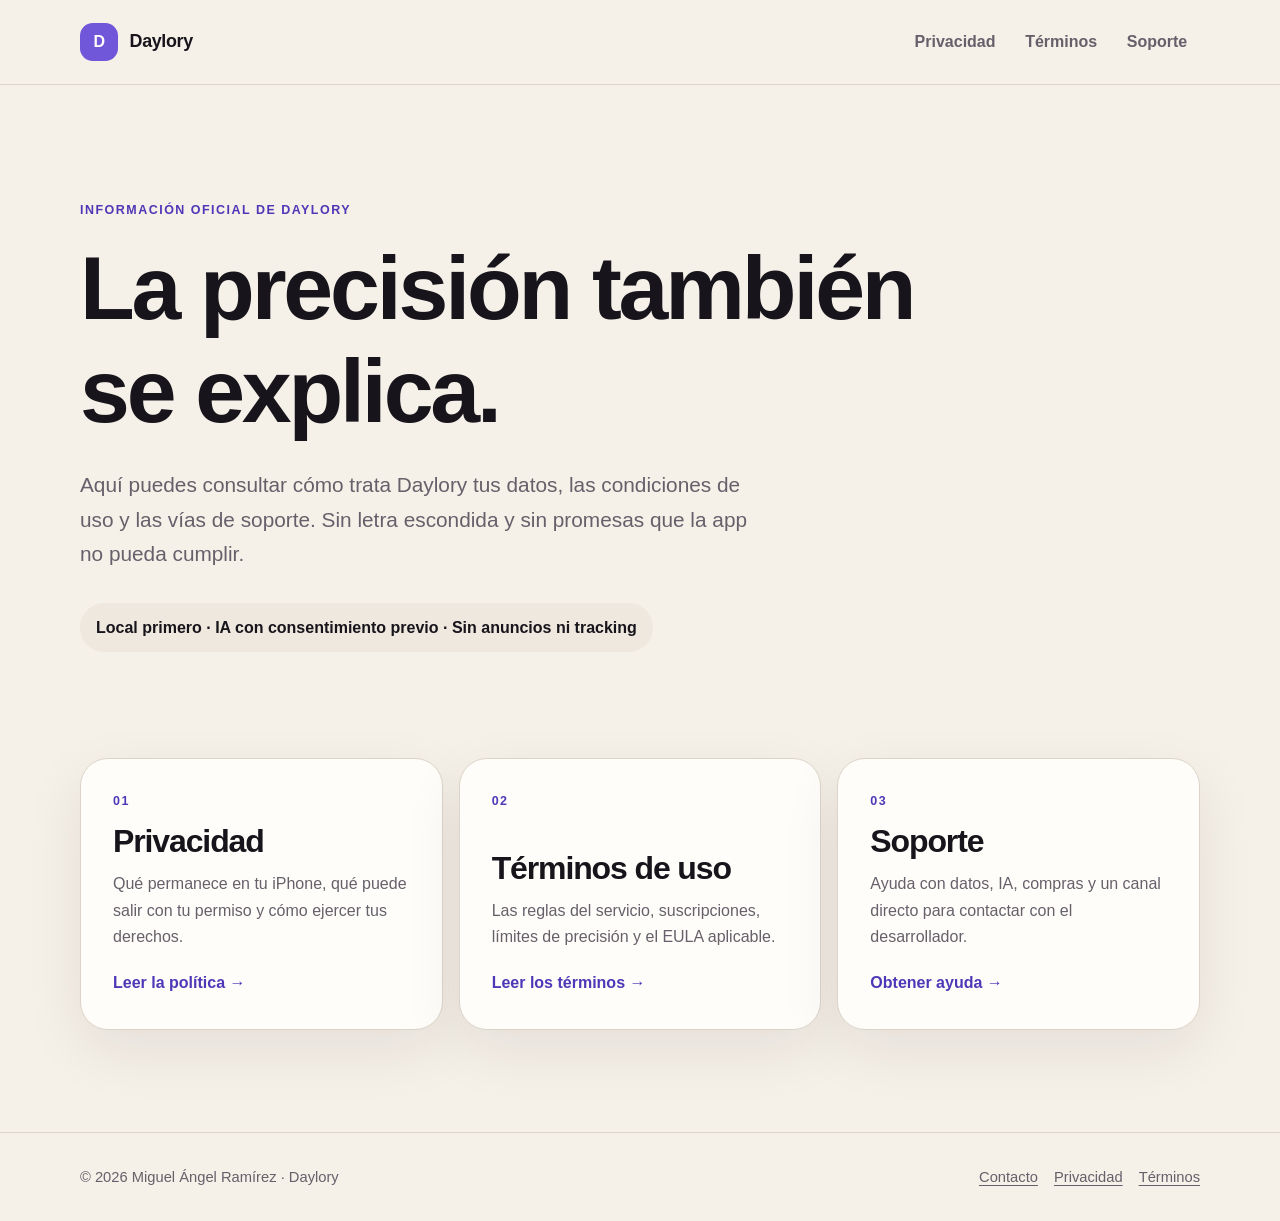
<file: index.html>
<!doctype html>
<html lang="es">
<head>
  <meta charset="utf-8">
  <meta name="viewport" content="width=device-width, initial-scale=1">
  <meta name="description" content="Privacidad, términos de uso y soporte oficial de Daylory.">
  <meta name="theme-color" content="#f5f0e8">
  <meta name="robots" content="index, follow">
  <link rel="canonical" href="https://miguelangelxramirez.github.io/daylory-legal/">
  <link rel="icon" href="assets/favicon.svg" type="image/svg+xml">
  <link rel="stylesheet" href="assets/styles.css">
  <title>Daylory · Legales y soporte</title>
</head>
<body>
  <a class="skip-link" href="#contenido">Saltar al contenido</a>
  <header class="site-header">
    <div class="shell header-inner">
      <a class="brand" href="./" aria-label="Daylory, inicio">
        <span class="brand-mark" aria-hidden="true">D</span>
        <span>Daylory</span>
      </a>
      <nav class="site-nav" aria-label="Navegación principal">
        <ul>
          <li><a href="privacidad/">Privacidad</a></li>
          <li><a href="terminos/">Términos</a></li>
          <li><a href="soporte/">Soporte</a></li>
        </ul>
      </nav>
    </div>
  </header>

  <main id="contenido">
    <section class="shell hero" aria-labelledby="hero-title">
      <p class="eyebrow">Información oficial de Daylory</p>
      <h1 id="hero-title">La precisión también se explica.</h1>
      <p class="hero-copy">Aquí puedes consultar cómo trata Daylory tus datos, las condiciones de uso y las vías de soporte. Sin letra escondida y sin promesas que la app no pueda cumplir.</p>
      <p class="principle">Local primero · IA con consentimiento previo · Sin anuncios ni tracking</p>
    </section>

    <section class="shell card-grid" aria-label="Documentos y ayuda">
      <a class="portal-card" href="privacidad/">
        <span class="card-number">01</span>
        <h2>Privacidad</h2>
        <p>Qué permanece en tu iPhone, qué puede salir con tu permiso y cómo ejercer tus derechos.</p>
        <span class="card-action">Leer la política →</span>
      </a>
      <a class="portal-card" href="terminos/">
        <span class="card-number">02</span>
        <h2>Términos de uso</h2>
        <p>Las reglas del servicio, suscripciones, límites de precisión y el EULA aplicable.</p>
        <span class="card-action">Leer los términos →</span>
      </a>
      <a class="portal-card" href="soporte/">
        <span class="card-number">03</span>
        <h2>Soporte</h2>
        <p>Ayuda con datos, IA, compras y un canal directo para contactar con el desarrollador.</p>
        <span class="card-action">Obtener ayuda →</span>
      </a>
    </section>
  </main>

  <footer class="site-footer">
    <div class="shell site-footer-inner">
      <span>© 2026 Miguel Ángel Ramírez · Daylory</span>
      <div class="footer-links">
        <a href="mailto:miguelangelxramirez@gmail.com">Contacto</a>
        <a href="privacidad/">Privacidad</a>
        <a href="terminos/">Términos</a>
      </div>
    </div>
  </footer>
</body>
</html>
</file>
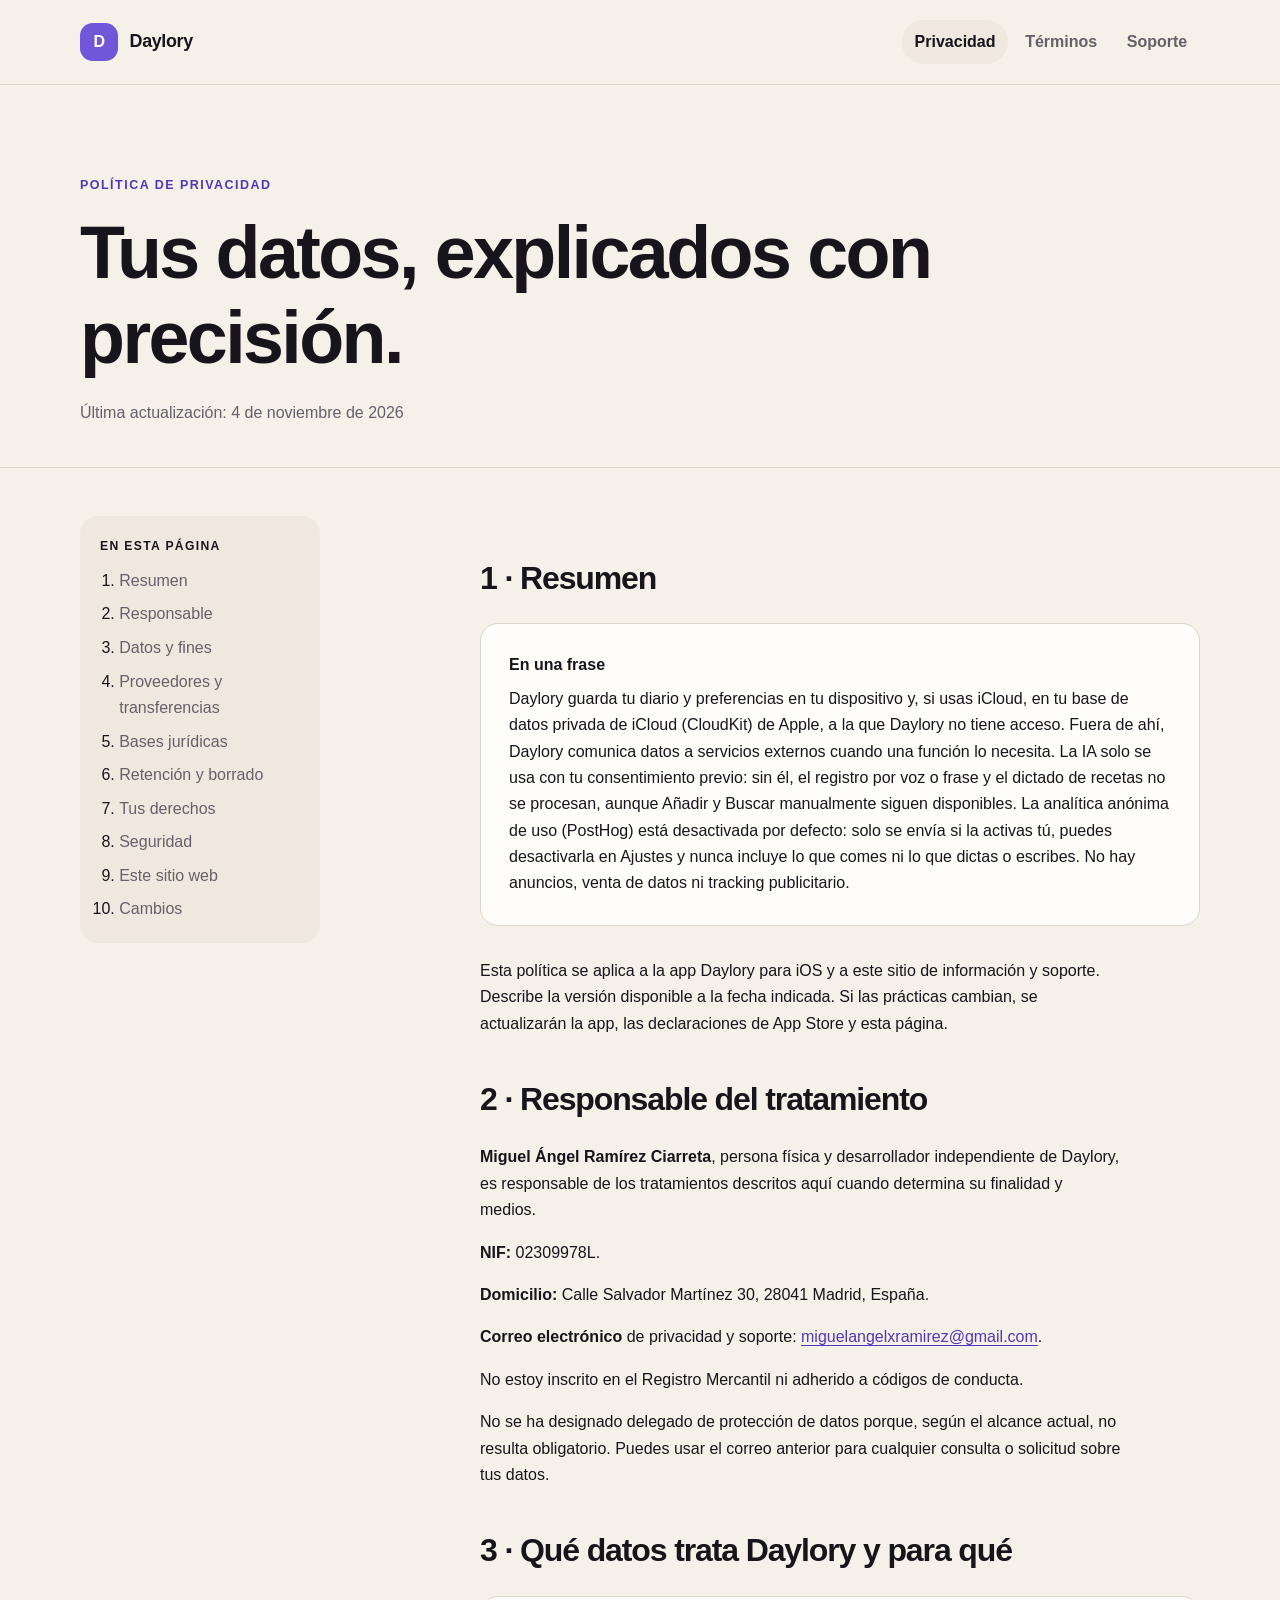
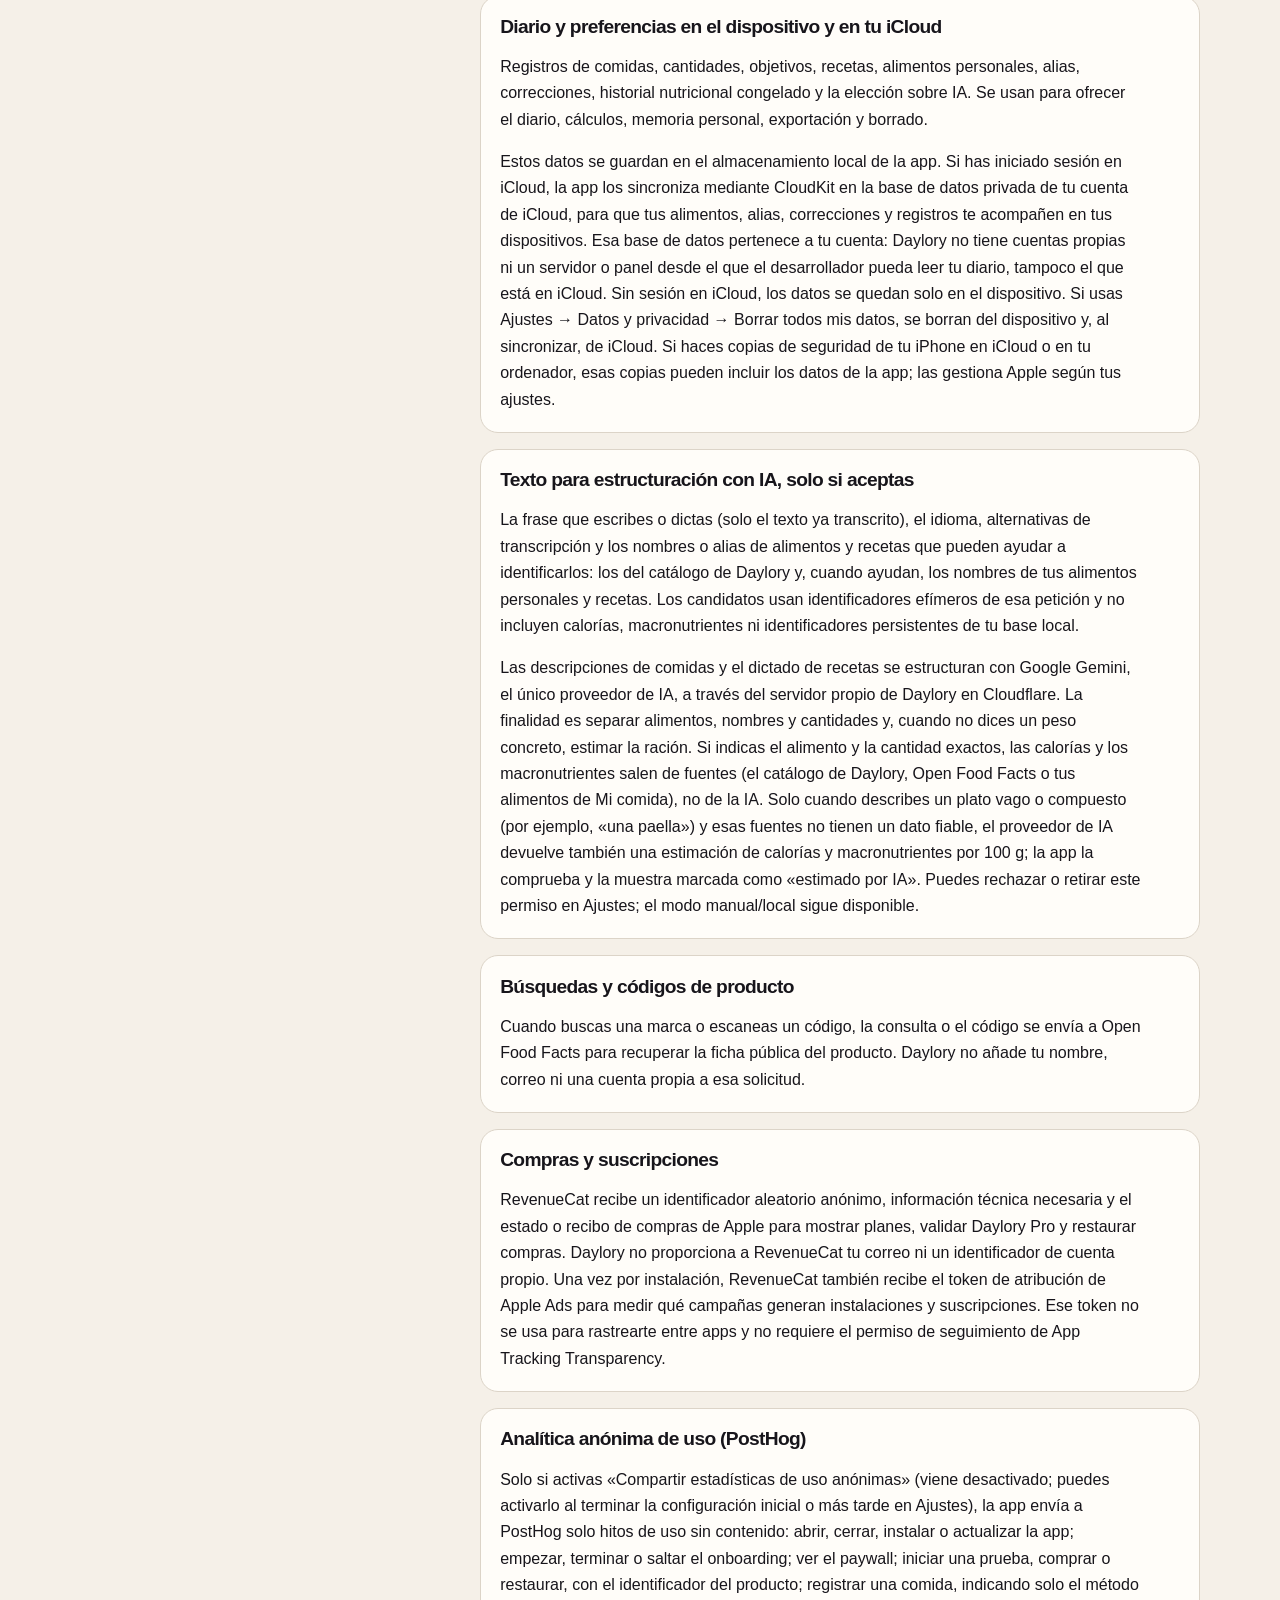
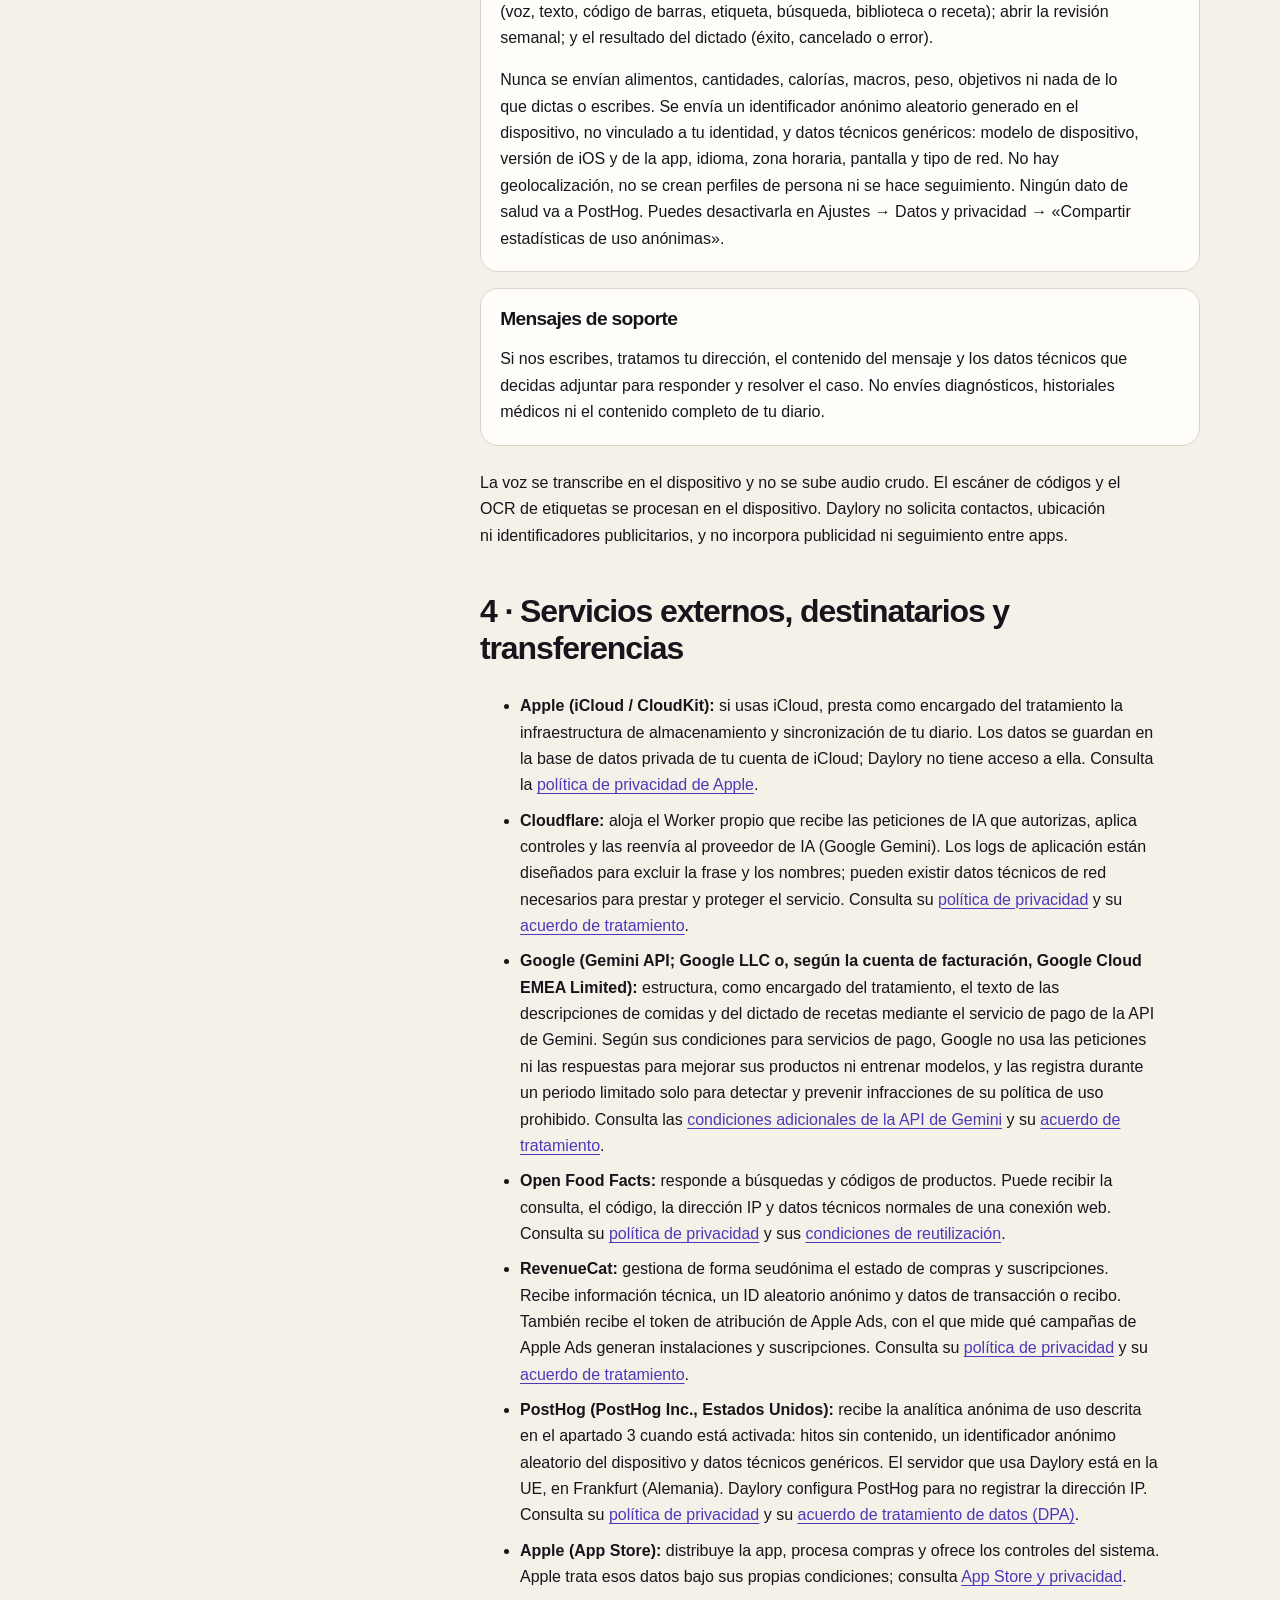
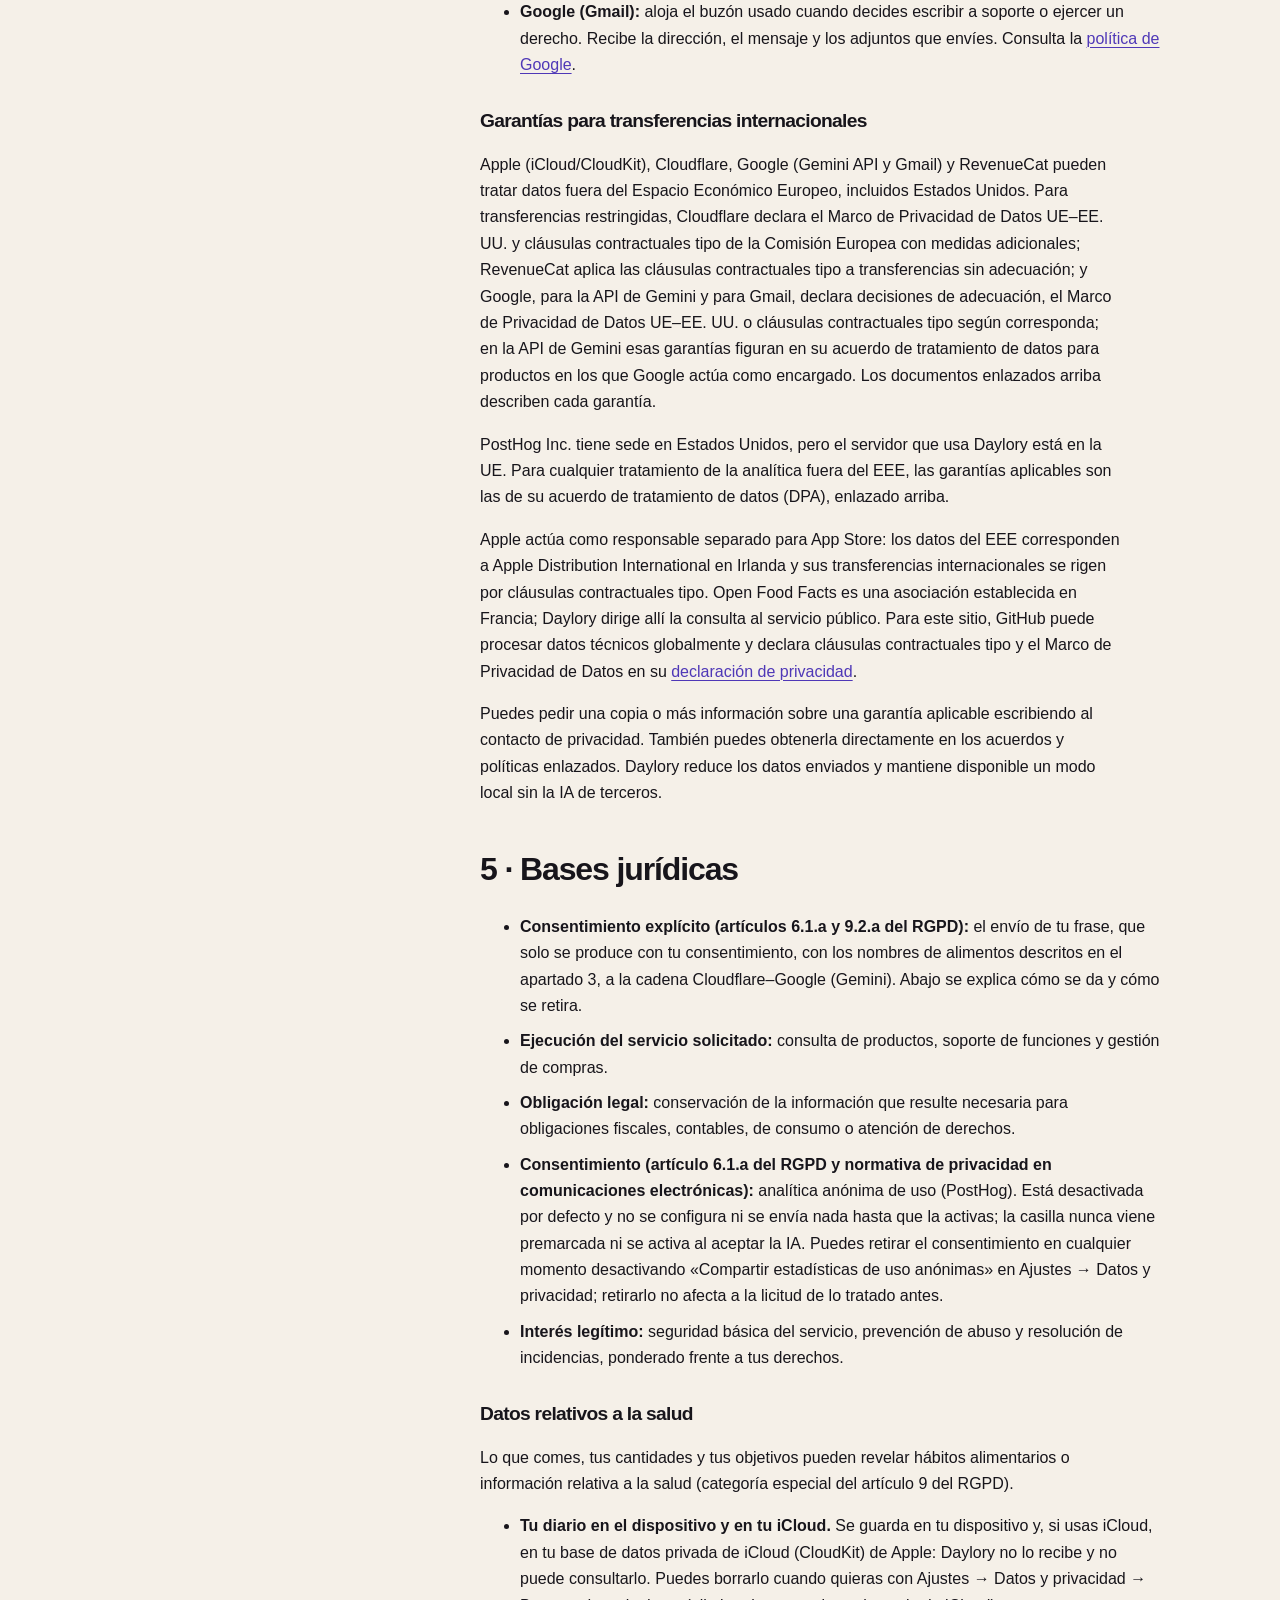
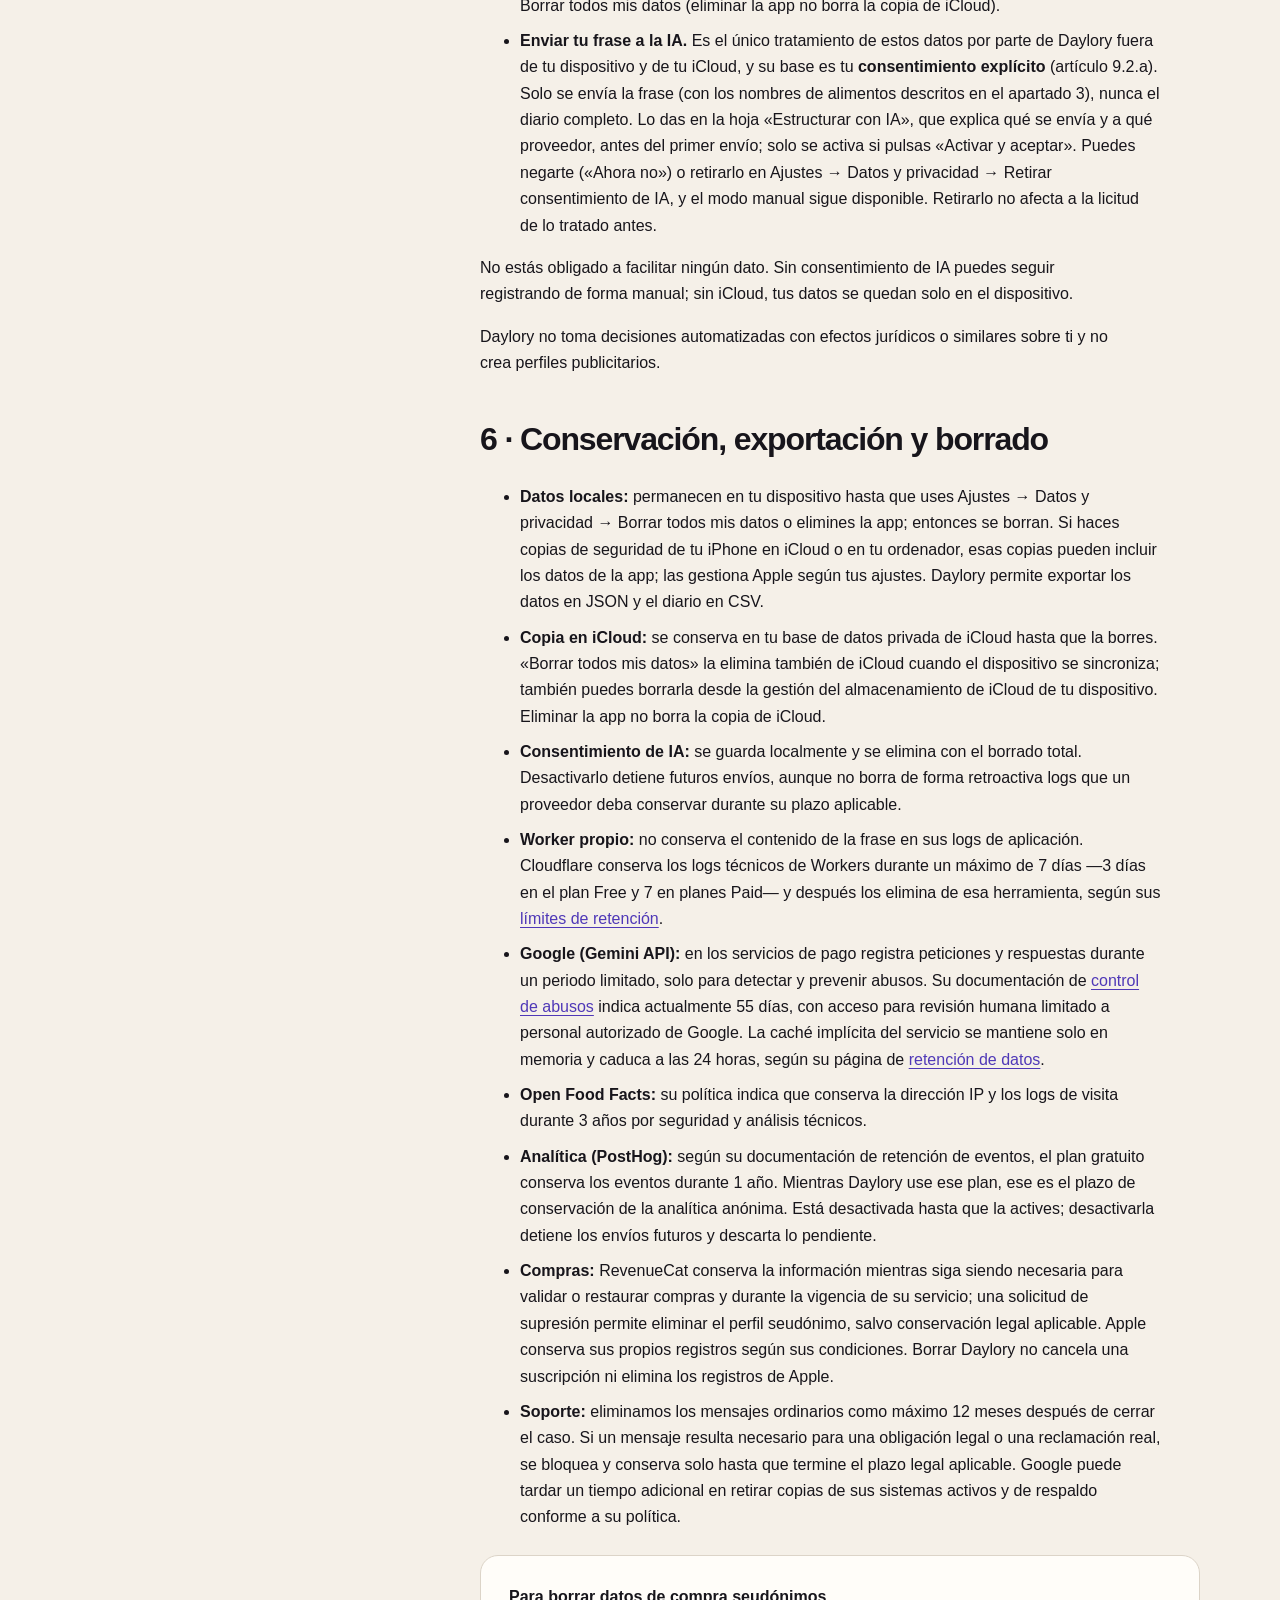
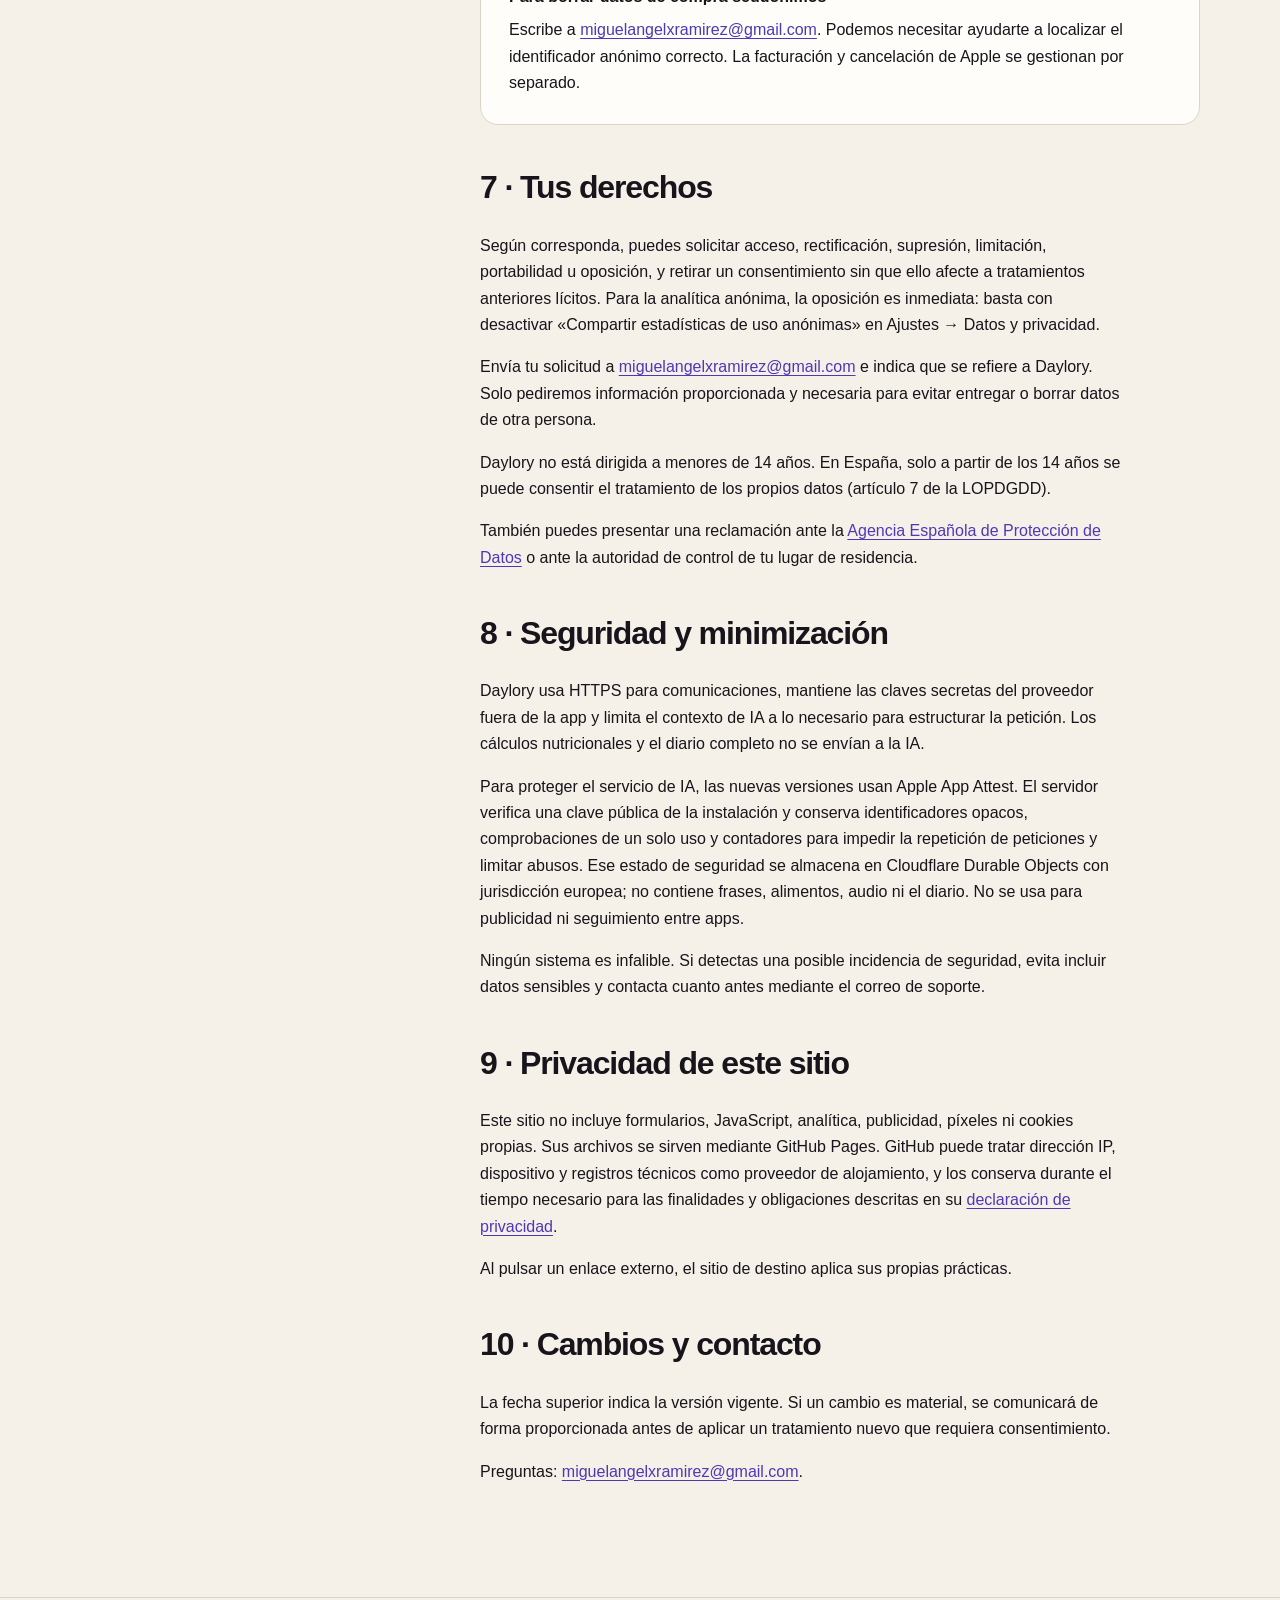
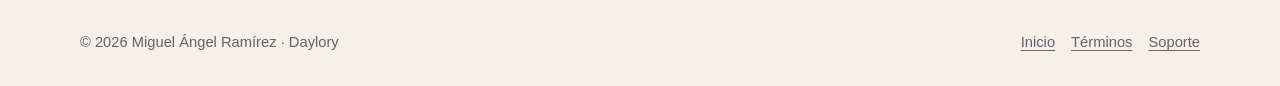
<file: privacidad/index.html>
<!doctype html>
<html lang="es">
<head>
  <meta charset="utf-8">
  <meta name="viewport" content="width=device-width, initial-scale=1">
  <meta name="description" content="Política de privacidad de Daylory: datos locales, IA con consentimiento previo, proveedores y derechos.">
  <meta name="theme-color" content="#f5f0e8">
  <meta name="robots" content="index, follow">
  <link rel="canonical" href="https://miguelangelxramirez.github.io/daylory-legal/privacidad/">
  <link rel="icon" href="../assets/favicon.svg" type="image/svg+xml">
  <link rel="stylesheet" href="../assets/styles.css">
  <title>Política de privacidad · Daylory</title>
</head>
<body>
  <a class="skip-link" href="#contenido">Saltar al contenido</a>
  <header class="site-header">
    <div class="shell header-inner">
      <a class="brand" href="../" aria-label="Daylory, inicio">
        <span class="brand-mark" aria-hidden="true">D</span>
        <span>Daylory</span>
      </a>
      <nav class="site-nav" aria-label="Navegación principal">
        <ul>
          <li><a href="./" aria-current="page">Privacidad</a></li>
          <li><a href="../terminos/">Términos</a></li>
          <li><a href="../soporte/">Soporte</a></li>
        </ul>
      </nav>
    </div>
  </header>

  <main id="contenido">
    <header class="document-hero">
      <div class="shell">
        <p class="eyebrow">Política de privacidad</p>
        <h1>Tus datos, explicados con precisión.</h1>
        <p class="updated">Última actualización: 4 de noviembre de 2026</p>
      </div>
    </header>

    <div class="shell document-layout">
      <nav class="toc" aria-label="Índice de la política">
        <p class="toc-title">En esta página</p>
        <ol>
          <li><a href="#resumen">Resumen</a></li>
          <li><a href="#responsable">Responsable</a></li>
          <li><a href="#datos">Datos y fines</a></li>
          <li><a href="#proveedores">Proveedores y transferencias</a></li>
          <li><a href="#bases">Bases jurídicas</a></li>
          <li><a href="#retencion">Retención y borrado</a></li>
          <li><a href="#derechos">Tus derechos</a></li>
          <li><a href="#seguridad">Seguridad</a></li>
          <li><a href="#web">Este sitio web</a></li>
          <li><a href="#cambios">Cambios</a></li>
        </ol>
      </nav>

      <article class="legal-copy">
        <section id="resumen">
          <h2>1 · Resumen</h2>
          <div class="summary-box">
            <strong>En una frase</strong>
            Daylory guarda tu diario y preferencias en tu dispositivo y, si usas iCloud, en tu base de datos privada de iCloud (CloudKit) de Apple, a la que Daylory no tiene acceso. Fuera de ahí, Daylory comunica datos a servicios externos cuando una función lo necesita. La IA solo se usa con tu consentimiento previo: sin él, el registro por voz o frase y el dictado de recetas no se procesan, aunque Añadir y Buscar manualmente siguen disponibles. La analítica anónima de uso (PostHog) está desactivada por defecto: solo se envía si la activas tú, puedes desactivarla en Ajustes y nunca incluye lo que comes ni lo que dictas o escribes. No hay anuncios, venta de datos ni tracking publicitario.
          </div>
          <p>Esta política se aplica a la app Daylory para iOS y a este sitio de información y soporte. Describe la versión disponible a la fecha indicada. Si las prácticas cambian, se actualizarán la app, las declaraciones de App Store y esta página.</p>
        </section>

        <section id="responsable">
          <h2>2 · Responsable del tratamiento</h2>
          <p><strong>Miguel Ángel Ramírez Ciarreta</strong>, persona física y desarrollador independiente de Daylory, es responsable de los tratamientos descritos aquí cuando determina su finalidad y medios.</p>
          <p><strong>NIF:</strong> 02309978L.</p>
          <p><strong>Domicilio:</strong> Calle Salvador Martínez 30, 28041 Madrid, España.</p>
          <p><strong>Correo electrónico</strong> de privacidad y soporte: <a href="mailto:miguelangelxramirez@gmail.com">miguelangelxramirez@gmail.com</a>.</p>
          <p>No estoy inscrito en el Registro Mercantil ni adherido a códigos de conducta.</p>
          <p>No se ha designado delegado de protección de datos porque, según el alcance actual, no resulta obligatorio. Puedes usar el correo anterior para cualquier consulta o solicitud sobre tus datos.</p>
        </section>

        <section id="datos">
          <h2>3 · Qué datos trata Daylory y para qué</h2>
          <div class="data-list">
            <div class="data-item">
              <h3>Diario y preferencias en el dispositivo y en tu iCloud</h3>
              <p>Registros de comidas, cantidades, objetivos, recetas, alimentos personales, alias, correcciones, historial nutricional congelado y la elección sobre IA. Se usan para ofrecer el diario, cálculos, memoria personal, exportación y borrado.</p>
              <p>Estos datos se guardan en el almacenamiento local de la app. Si has iniciado sesión en iCloud, la app los sincroniza mediante CloudKit en la base de datos privada de tu cuenta de iCloud, para que tus alimentos, alias, correcciones y registros te acompañen en tus dispositivos. Esa base de datos pertenece a tu cuenta: Daylory no tiene cuentas propias ni un servidor o panel desde el que el desarrollador pueda leer tu diario, tampoco el que está en iCloud. Sin sesión en iCloud, los datos se quedan solo en el dispositivo. Si usas Ajustes → Datos y privacidad → Borrar todos mis datos, se borran del dispositivo y, al sincronizar, de iCloud. Si haces copias de seguridad de tu iPhone en iCloud o en tu ordenador, esas copias pueden incluir los datos de la app; las gestiona Apple según tus ajustes.</p>
            </div>
            <div class="data-item">
              <h3>Texto para estructuración con IA, solo si aceptas</h3>
              <p>La frase que escribes o dictas (solo el texto ya transcrito), el idioma, alternativas de transcripción y los nombres o alias de alimentos y recetas que pueden ayudar a identificarlos: los del catálogo de Daylory y, cuando ayudan, los nombres de tus alimentos personales y recetas. Los candidatos usan identificadores efímeros de esa petición y no incluyen calorías, macronutrientes ni identificadores persistentes de tu base local.</p>
              <p>Las descripciones de comidas y el dictado de recetas se estructuran con Google Gemini, el único proveedor de IA, a través del servidor propio de Daylory en Cloudflare. La finalidad es separar alimentos, nombres y cantidades y, cuando no dices un peso concreto, estimar la ración. Si indicas el alimento y la cantidad exactos, las calorías y los macronutrientes salen de fuentes (el catálogo de Daylory, Open Food Facts o tus alimentos de Mi comida), no de la IA. Solo cuando describes un plato vago o compuesto (por ejemplo, «una paella») y esas fuentes no tienen un dato fiable, el proveedor de IA devuelve también una estimación de calorías y macronutrientes por 100 g; la app la comprueba y la muestra marcada como «estimado por IA». Puedes rechazar o retirar este permiso en Ajustes; el modo manual/local sigue disponible.</p>
            </div>
            <div class="data-item">
              <h3>Búsquedas y códigos de producto</h3>
              <p>Cuando buscas una marca o escaneas un código, la consulta o el código se envía a Open Food Facts para recuperar la ficha pública del producto. Daylory no añade tu nombre, correo ni una cuenta propia a esa solicitud.</p>
            </div>
            <div class="data-item">
              <h3>Compras y suscripciones</h3>
              <p>RevenueCat recibe un identificador aleatorio anónimo, información técnica necesaria y el estado o recibo de compras de Apple para mostrar planes, validar Daylory Pro y restaurar compras. Daylory no proporciona a RevenueCat tu correo ni un identificador de cuenta propio. Una vez por instalación, RevenueCat también recibe el token de atribución de Apple Ads para medir qué campañas generan instalaciones y suscripciones. Ese token no se usa para rastrearte entre apps y no requiere el permiso de seguimiento de App Tracking Transparency.</p>
            </div>
            <div class="data-item">
              <h3>Analítica anónima de uso (PostHog)</h3>
              <p>Solo si activas «Compartir estadísticas de uso anónimas» (viene desactivado; puedes activarlo al terminar la configuración inicial o más tarde en Ajustes), la app envía a PostHog solo hitos de uso sin contenido: abrir, cerrar, instalar o actualizar la app; empezar, terminar o saltar el onboarding; ver el paywall; iniciar una prueba, comprar o restaurar, con el identificador del producto; registrar una comida, indicando solo el método (voz, texto, código de barras, etiqueta, búsqueda, biblioteca o receta); abrir la revisión semanal; y el resultado del dictado (éxito, cancelado o error).</p>
              <p>Nunca se envían alimentos, cantidades, calorías, macros, peso, objetivos ni nada de lo que dictas o escribes. Se envía un identificador anónimo aleatorio generado en el dispositivo, no vinculado a tu identidad, y datos técnicos genéricos: modelo de dispositivo, versión de iOS y de la app, idioma, zona horaria, pantalla y tipo de red. No hay geolocalización, no se crean perfiles de persona ni se hace seguimiento. Ningún dato de salud va a PostHog. Puedes desactivarla en Ajustes → Datos y privacidad → «Compartir estadísticas de uso anónimas».</p>
            </div>
            <div class="data-item">
              <h3>Mensajes de soporte</h3>
              <p>Si nos escribes, tratamos tu dirección, el contenido del mensaje y los datos técnicos que decidas adjuntar para responder y resolver el caso. No envíes diagnósticos, historiales médicos ni el contenido completo de tu diario.</p>
            </div>
          </div>
          <p>La voz se transcribe en el dispositivo y no se sube audio crudo. El escáner de códigos y el OCR de etiquetas se procesan en el dispositivo. Daylory no solicita contactos, ubicación ni identificadores publicitarios, y no incorpora publicidad ni seguimiento entre apps.</p>
        </section>

        <section id="proveedores">
          <h2>4 · Servicios externos, destinatarios y transferencias</h2>
          <ul>
            <li><strong>Apple (iCloud / CloudKit):</strong> si usas iCloud, presta como encargado del tratamiento la infraestructura de almacenamiento y sincronización de tu diario. Los datos se guardan en la base de datos privada de tu cuenta de iCloud; Daylory no tiene acceso a ella. Consulta la <a href="https://www.apple.com/es/legal/privacy/es/" rel="noreferrer">política de privacidad de Apple</a>.</li>
            <li><strong>Cloudflare:</strong> aloja el Worker propio que recibe las peticiones de IA que autorizas, aplica controles y las reenvía al proveedor de IA (Google Gemini). Los logs de aplicación están diseñados para excluir la frase y los nombres; pueden existir datos técnicos de red necesarios para prestar y proteger el servicio. Consulta su <a href="https://www.cloudflare.com/privacypolicy/" rel="noreferrer">política de privacidad</a> y su <a href="https://www.cloudflare.com/en-gb/cloudflare-customer-dpa/" rel="noreferrer">acuerdo de tratamiento</a>.</li>
            <li><strong>Google (Gemini API; Google LLC o, según la cuenta de facturación, Google Cloud EMEA Limited):</strong> estructura, como encargado del tratamiento, el texto de las descripciones de comidas y del dictado de recetas mediante el servicio de pago de la API de Gemini. Según sus condiciones para servicios de pago, Google no usa las peticiones ni las respuestas para mejorar sus productos ni entrenar modelos, y las registra durante un periodo limitado solo para detectar y prevenir infracciones de su política de uso prohibido. Consulta las <a href="https://ai.google.dev/gemini-api/terms" rel="noreferrer">condiciones adicionales de la API de Gemini</a> y su <a href="https://business.safety.google/processorterms/" rel="noreferrer">acuerdo de tratamiento</a>.</li>
            <li><strong>Open Food Facts:</strong> responde a búsquedas y códigos de productos. Puede recibir la consulta, el código, la dirección IP y datos técnicos normales de una conexión web. Consulta su <a href="https://world.openfoodfacts.org/privacy" rel="noreferrer">política de privacidad</a> y sus <a href="https://world.openfoodfacts.org/terms-of-use" rel="noreferrer">condiciones de reutilización</a>.</li>
            <li><strong>RevenueCat:</strong> gestiona de forma seudónima el estado de compras y suscripciones. Recibe información técnica, un ID aleatorio anónimo y datos de transacción o recibo. También recibe el token de atribución de Apple Ads, con el que mide qué campañas de Apple Ads generan instalaciones y suscripciones. Consulta su <a href="https://www.revenuecat.com/privacy-policy" rel="noreferrer">política de privacidad</a> y su <a href="https://www.revenuecat.com/dpa" rel="noreferrer">acuerdo de tratamiento</a>.</li>
            <li><strong>PostHog (PostHog Inc., Estados Unidos):</strong> recibe la analítica anónima de uso descrita en el apartado 3 cuando está activada: hitos sin contenido, un identificador anónimo aleatorio del dispositivo y datos técnicos genéricos. El servidor que usa Daylory está en la UE, en Frankfurt (Alemania). Daylory configura PostHog para no registrar la dirección IP. Consulta su <a href="https://posthog.com/privacy" rel="noreferrer">política de privacidad</a> y su <a href="https://posthog.com/dpa" rel="noreferrer">acuerdo de tratamiento de datos (DPA)</a>.</li>
            <li><strong>Apple (App Store):</strong> distribuye la app, procesa compras y ofrece los controles del sistema. Apple trata esos datos bajo sus propias condiciones; consulta <a href="https://www.apple.com/legal/privacy/data/es/app-store/" rel="noreferrer">App Store y privacidad</a>.</li>
            <li><strong>Google (Gmail):</strong> aloja el buzón usado cuando decides escribir a soporte o ejercer un derecho. Recibe la dirección, el mensaje y los adjuntos que envíes. Consulta la <a href="https://policies.google.com/privacy" rel="noreferrer">política de Google</a>.</li>
          </ul>
          <h3>Garantías para transferencias internacionales</h3>
          <p>Apple (iCloud/CloudKit), Cloudflare, Google (Gemini API y Gmail) y RevenueCat pueden tratar datos fuera del Espacio Económico Europeo, incluidos Estados Unidos. Para transferencias restringidas, Cloudflare declara el Marco de Privacidad de Datos UE–EE. UU. y cláusulas contractuales tipo de la Comisión Europea con medidas adicionales; RevenueCat aplica las cláusulas contractuales tipo a transferencias sin adecuación; y Google, para la API de Gemini y para Gmail, declara decisiones de adecuación, el Marco de Privacidad de Datos UE–EE. UU. o cláusulas contractuales tipo según corresponda; en la API de Gemini esas garantías figuran en su acuerdo de tratamiento de datos para productos en los que Google actúa como encargado. Los documentos enlazados arriba describen cada garantía.</p>
          <p>PostHog Inc. tiene sede en Estados Unidos, pero el servidor que usa Daylory está en la UE. Para cualquier tratamiento de la analítica fuera del EEE, las garantías aplicables son las de su acuerdo de tratamiento de datos (DPA), enlazado arriba.</p>
          <p>Apple actúa como responsable separado para App Store: los datos del EEE corresponden a Apple Distribution International en Irlanda y sus transferencias internacionales se rigen por cláusulas contractuales tipo. Open Food Facts es una asociación establecida en Francia; Daylory dirige allí la consulta al servicio público. Para este sitio, GitHub puede procesar datos técnicos globalmente y declara cláusulas contractuales tipo y el Marco de Privacidad de Datos en su <a href="https://docs.github.com/es/site-policy/privacy-policies/github-general-privacy-statement" rel="noreferrer">declaración de privacidad</a>.</p>
          <p>Puedes pedir una copia o más información sobre una garantía aplicable escribiendo al contacto de privacidad. También puedes obtenerla directamente en los acuerdos y políticas enlazados. Daylory reduce los datos enviados y mantiene disponible un modo local sin la IA de terceros.</p>
        </section>

        <section id="bases">
          <h2>5 · Bases jurídicas</h2>
          <ul>
            <li><strong>Consentimiento explícito (artículos 6.1.a y 9.2.a del RGPD):</strong> el envío de tu frase, que solo se produce con tu consentimiento, con los nombres de alimentos descritos en el apartado 3, a la cadena Cloudflare–Google (Gemini). Abajo se explica cómo se da y cómo se retira.</li>
            <li><strong>Ejecución del servicio solicitado:</strong> consulta de productos, soporte de funciones y gestión de compras.</li>
            <li><strong>Obligación legal:</strong> conservación de la información que resulte necesaria para obligaciones fiscales, contables, de consumo o atención de derechos.</li>
            <li><strong>Consentimiento (artículo 6.1.a del RGPD y normativa de privacidad en comunicaciones electrónicas):</strong> analítica anónima de uso (PostHog). Está desactivada por defecto y no se configura ni se envía nada hasta que la activas; la casilla nunca viene premarcada ni se activa al aceptar la IA. Puedes retirar el consentimiento en cualquier momento desactivando «Compartir estadísticas de uso anónimas» en Ajustes → Datos y privacidad; retirarlo no afecta a la licitud de lo tratado antes.</li>
            <li><strong>Interés legítimo:</strong> seguridad básica del servicio, prevención de abuso y resolución de incidencias, ponderado frente a tus derechos.</li>
          </ul>
          <h3>Datos relativos a la salud</h3>
          <p>Lo que comes, tus cantidades y tus objetivos pueden revelar hábitos alimentarios o información relativa a la salud (categoría especial del artículo 9 del RGPD).</p>
          <ul>
            <li><strong>Tu diario en el dispositivo y en tu iCloud.</strong> Se guarda en tu dispositivo y, si usas iCloud, en tu base de datos privada de iCloud (CloudKit) de Apple: Daylory no lo recibe y no puede consultarlo. Puedes borrarlo cuando quieras con Ajustes → Datos y privacidad → Borrar todos mis datos (eliminar la app no borra la copia de iCloud).</li>
            <li><strong>Enviar tu frase a la IA.</strong> Es el único tratamiento de estos datos por parte de Daylory fuera de tu dispositivo y de tu iCloud, y su base es tu <strong>consentimiento explícito</strong> (artículo 9.2.a). Solo se envía la frase (con los nombres de alimentos descritos en el apartado 3), nunca el diario completo. Lo das en la hoja «Estructurar con IA», que explica qué se envía y a qué proveedor, antes del primer envío; solo se activa si pulsas «Activar y aceptar». Puedes negarte («Ahora no») o retirarlo en Ajustes → Datos y privacidad → Retirar consentimiento de IA, y el modo manual sigue disponible. Retirarlo no afecta a la licitud de lo tratado antes.</li>
          </ul>
          <p>No estás obligado a facilitar ningún dato. Sin consentimiento de IA puedes seguir registrando de forma manual; sin iCloud, tus datos se quedan solo en el dispositivo.</p>
          <p>Daylory no toma decisiones automatizadas con efectos jurídicos o similares sobre ti y no crea perfiles publicitarios.</p>
        </section>

        <section id="retencion">
          <h2>6 · Conservación, exportación y borrado</h2>
          <ul>
            <li><strong>Datos locales:</strong> permanecen en tu dispositivo hasta que uses Ajustes → Datos y privacidad → Borrar todos mis datos o elimines la app; entonces se borran. Si haces copias de seguridad de tu iPhone en iCloud o en tu ordenador, esas copias pueden incluir los datos de la app; las gestiona Apple según tus ajustes. Daylory permite exportar los datos en JSON y el diario en CSV.</li>
            <li><strong>Copia en iCloud:</strong> se conserva en tu base de datos privada de iCloud hasta que la borres. «Borrar todos mis datos» la elimina también de iCloud cuando el dispositivo se sincroniza; también puedes borrarla desde la gestión del almacenamiento de iCloud de tu dispositivo. Eliminar la app no borra la copia de iCloud.</li>
            <li><strong>Consentimiento de IA:</strong> se guarda localmente y se elimina con el borrado total. Desactivarlo detiene futuros envíos, aunque no borra de forma retroactiva logs que un proveedor deba conservar durante su plazo aplicable.</li>
            <li><strong>Worker propio:</strong> no conserva el contenido de la frase en sus logs de aplicación. Cloudflare conserva los logs técnicos de Workers durante un máximo de 7 días —3 días en el plan Free y 7 en planes Paid— y después los elimina de esa herramienta, según sus <a href="https://developers.cloudflare.com/workers/observability/logs/workers-logs/" rel="noreferrer">límites de retención</a>.</li>
            <li><strong>Google (Gemini API):</strong> en los servicios de pago registra peticiones y respuestas durante un periodo limitado, solo para detectar y prevenir abusos. Su documentación de <a href="https://ai.google.dev/gemini-api/docs/usage-policies" rel="noreferrer">control de abusos</a> indica actualmente 55 días, con acceso para revisión humana limitado a personal autorizado de Google. La caché implícita del servicio se mantiene solo en memoria y caduca a las 24 horas, según su página de <a href="https://ai.google.dev/gemini-api/docs/zdr" rel="noreferrer">retención de datos</a>.</li>
            <li><strong>Open Food Facts:</strong> su política indica que conserva la dirección IP y los logs de visita durante 3 años por seguridad y análisis técnicos.</li>
            <li><strong>Analítica (PostHog):</strong> según su documentación de retención de eventos, el plan gratuito conserva los eventos durante 1 año. Mientras Daylory use ese plan, ese es el plazo de conservación de la analítica anónima. Está desactivada hasta que la actives; desactivarla detiene los envíos futuros y descarta lo pendiente.</li>
            <li><strong>Compras:</strong> RevenueCat conserva la información mientras siga siendo necesaria para validar o restaurar compras y durante la vigencia de su servicio; una solicitud de supresión permite eliminar el perfil seudónimo, salvo conservación legal aplicable. Apple conserva sus propios registros según sus condiciones. Borrar Daylory no cancela una suscripción ni elimina los registros de Apple.</li>
            <li><strong>Soporte:</strong> eliminamos los mensajes ordinarios como máximo 12 meses después de cerrar el caso. Si un mensaje resulta necesario para una obligación legal o una reclamación real, se bloquea y conserva solo hasta que termine el plazo legal aplicable. Google puede tardar un tiempo adicional en retirar copias de sus sistemas activos y de respaldo conforme a su política.</li>
          </ul>
          <div class="notice">
            <strong>Para borrar datos de compra seudónimos</strong>
            Escribe a <a href="mailto:miguelangelxramirez@gmail.com">miguelangelxramirez@gmail.com</a>. Podemos necesitar ayudarte a localizar el identificador anónimo correcto. La facturación y cancelación de Apple se gestionan por separado.
          </div>
        </section>

        <section id="derechos">
          <h2>7 · Tus derechos</h2>
          <p>Según corresponda, puedes solicitar acceso, rectificación, supresión, limitación, portabilidad u oposición, y retirar un consentimiento sin que ello afecte a tratamientos anteriores lícitos. Para la analítica anónima, la oposición es inmediata: basta con desactivar «Compartir estadísticas de uso anónimas» en Ajustes → Datos y privacidad.</p>
          <p>Envía tu solicitud a <a href="mailto:miguelangelxramirez@gmail.com">miguelangelxramirez@gmail.com</a> e indica que se refiere a Daylory. Solo pediremos información proporcionada y necesaria para evitar entregar o borrar datos de otra persona.</p>
          <p>Daylory no está dirigida a menores de 14 años. En España, solo a partir de los 14 años se puede consentir el tratamiento de los propios datos (artículo 7 de la LOPDGDD).</p>
          <p>También puedes presentar una reclamación ante la <a href="https://www.aepd.es/derechos-y-deberes/ejerce-tus-derechos" rel="noreferrer">Agencia Española de Protección de Datos</a> o ante la autoridad de control de tu lugar de residencia.</p>
        </section>

        <section id="seguridad">
          <h2>8 · Seguridad y minimización</h2>
          <p>Daylory usa HTTPS para comunicaciones, mantiene las claves secretas del proveedor fuera de la app y limita el contexto de IA a lo necesario para estructurar la petición. Los cálculos nutricionales y el diario completo no se envían a la IA.</p>
          <p>Para proteger el servicio de IA, las nuevas versiones usan Apple App Attest. El servidor verifica una clave pública de la instalación y conserva identificadores opacos, comprobaciones de un solo uso y contadores para impedir la repetición de peticiones y limitar abusos. Ese estado de seguridad se almacena en Cloudflare Durable Objects con jurisdicción europea; no contiene frases, alimentos, audio ni el diario. No se usa para publicidad ni seguimiento entre apps.</p>
          <p>Ningún sistema es infalible. Si detectas una posible incidencia de seguridad, evita incluir datos sensibles y contacta cuanto antes mediante el correo de soporte.</p>
        </section>

        <section id="web">
          <h2>9 · Privacidad de este sitio</h2>
          <p>Este sitio no incluye formularios, JavaScript, analítica, publicidad, píxeles ni cookies propias. Sus archivos se sirven mediante GitHub Pages. GitHub puede tratar dirección IP, dispositivo y registros técnicos como proveedor de alojamiento, y los conserva durante el tiempo necesario para las finalidades y obligaciones descritas en su <a href="https://docs.github.com/es/site-policy/privacy-policies/github-general-privacy-statement" rel="noreferrer">declaración de privacidad</a>.</p>
          <p>Al pulsar un enlace externo, el sitio de destino aplica sus propias prácticas.</p>
        </section>

        <section id="cambios">
          <h2>10 · Cambios y contacto</h2>
          <p>La fecha superior indica la versión vigente. Si un cambio es material, se comunicará de forma proporcionada antes de aplicar un tratamiento nuevo que requiera consentimiento.</p>
          <p>Preguntas: <a href="mailto:miguelangelxramirez@gmail.com">miguelangelxramirez@gmail.com</a>.</p>
        </section>
      </article>
    </div>
  </main>

  <footer class="site-footer">
    <div class="shell site-footer-inner">
      <span>© 2026 Miguel Ángel Ramírez · Daylory</span>
      <div class="footer-links">
        <a href="../">Inicio</a>
        <a href="../terminos/">Términos</a>
        <a href="../soporte/">Soporte</a>
      </div>
    </div>
  </footer>
</body>
</html>
</file>
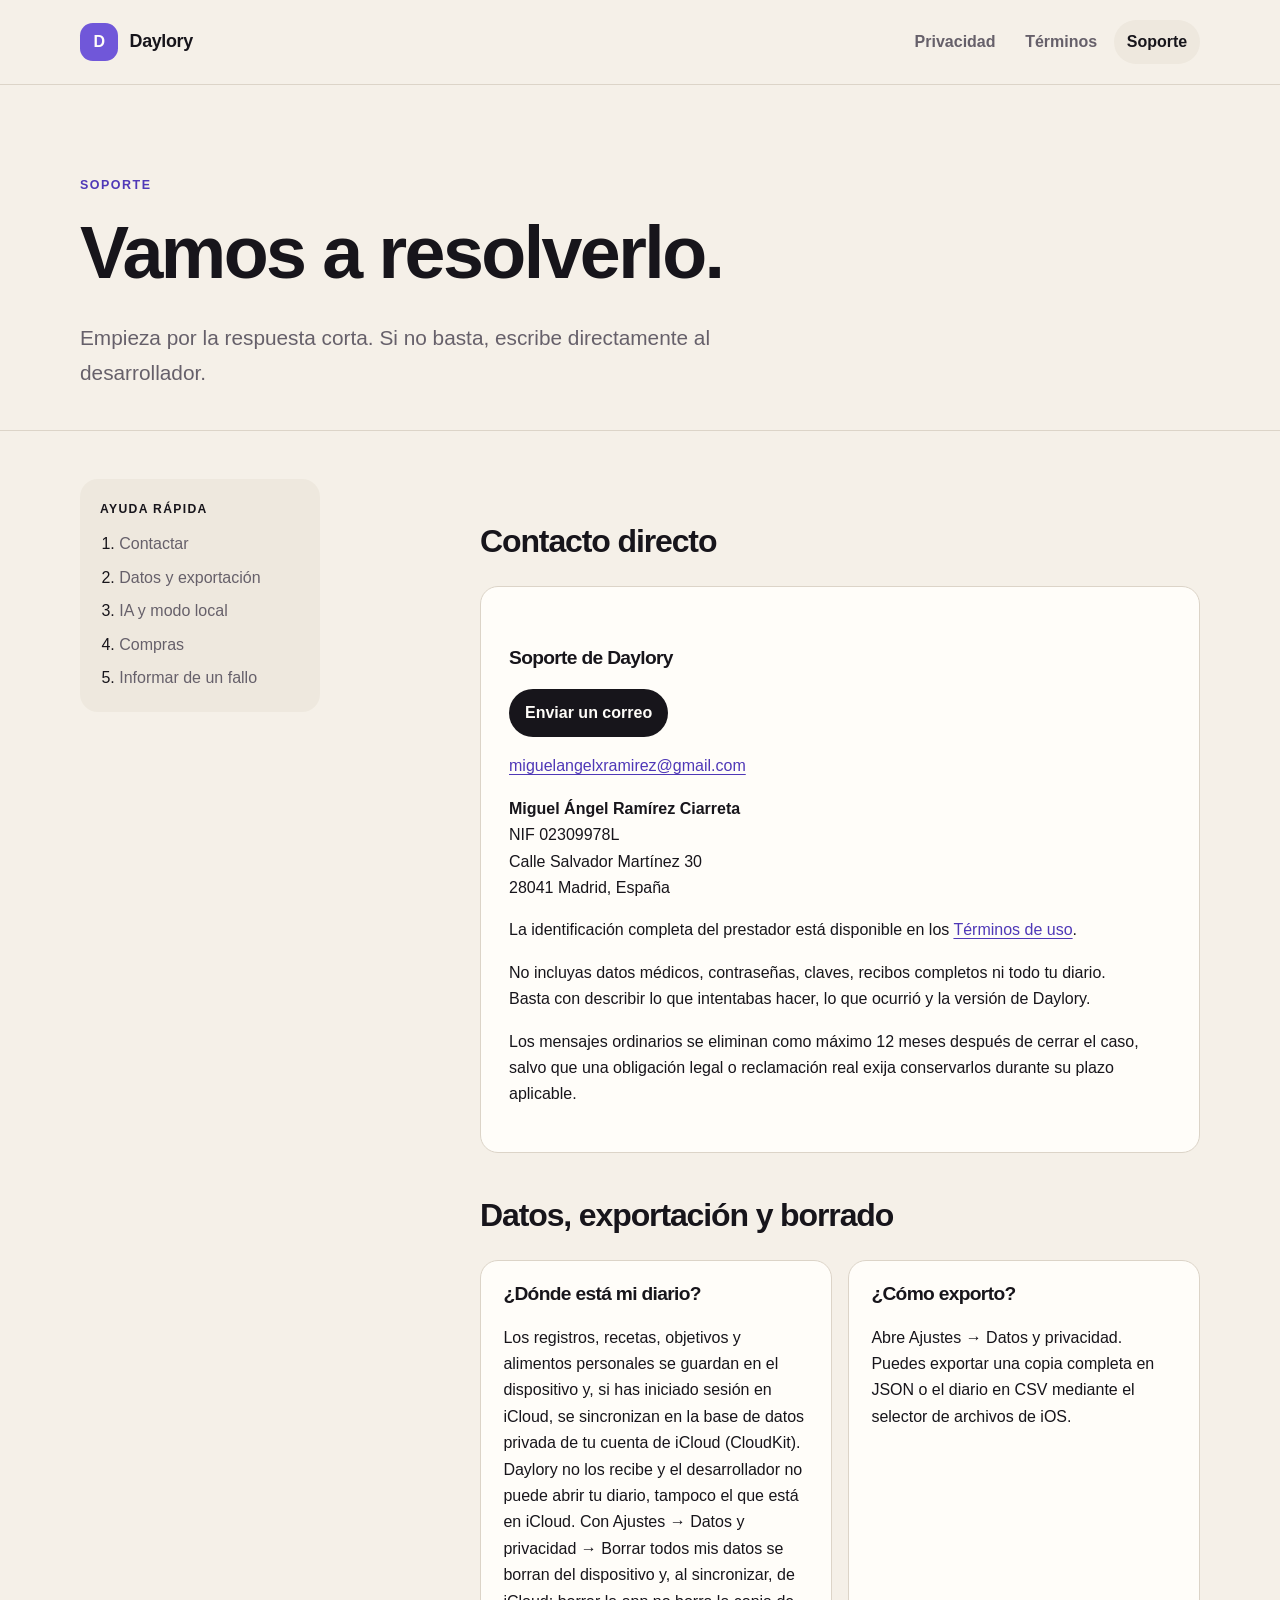
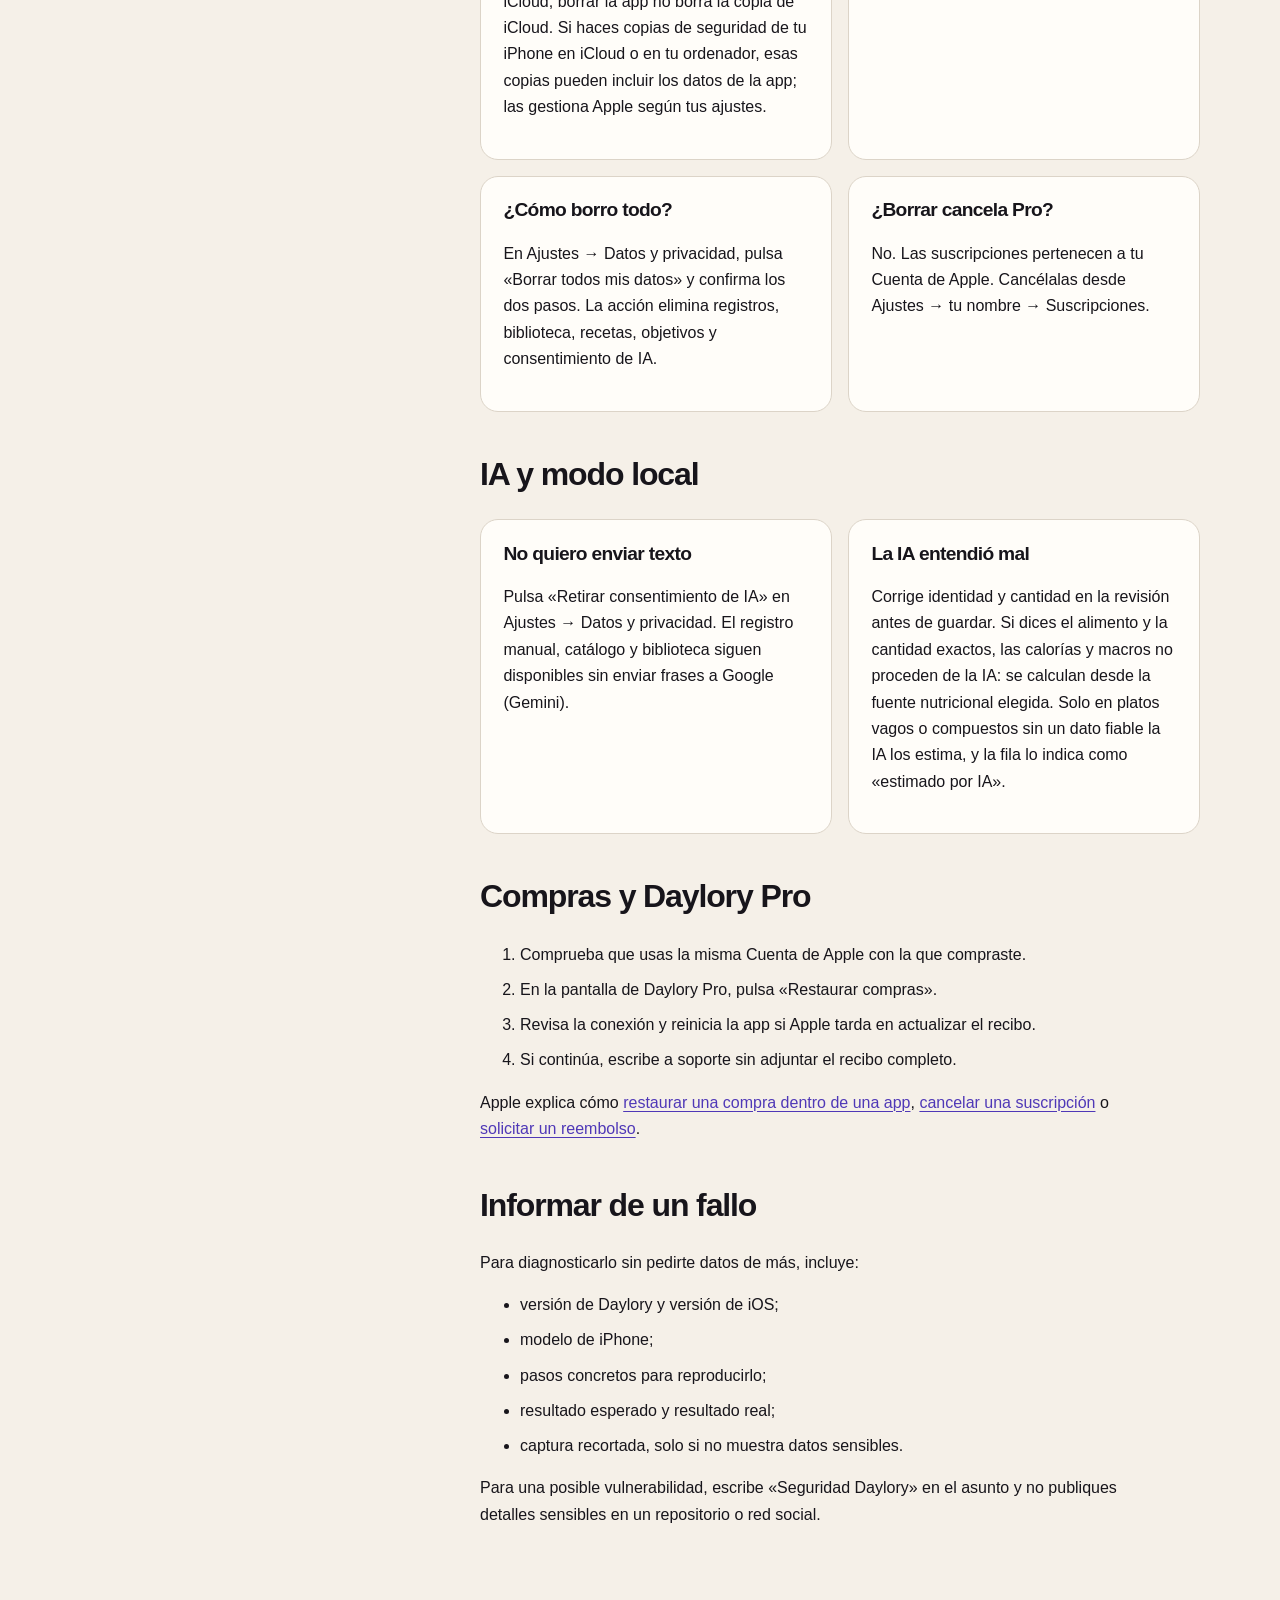
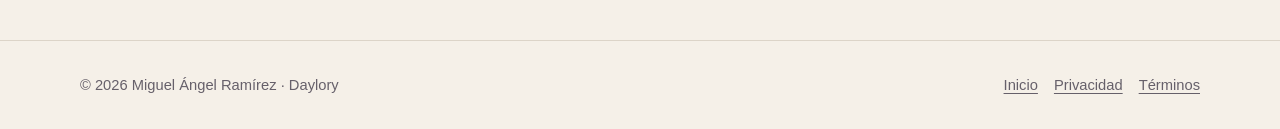
<file: soporte/index.html>
<!doctype html>
<html lang="es">
<head>
  <meta charset="utf-8">
  <meta name="viewport" content="width=device-width, initial-scale=1">
  <meta name="description" content="Soporte oficial de Daylory para datos, IA y suscripciones.">
  <meta name="theme-color" content="#f5f0e8">
  <meta name="robots" content="index, follow">
  <link rel="canonical" href="https://miguelangelxramirez.github.io/daylory-legal/soporte/">
  <link rel="icon" href="../assets/favicon.svg" type="image/svg+xml">
  <link rel="stylesheet" href="../assets/styles.css">
  <title>Soporte · Daylory</title>
</head>
<body>
  <a class="skip-link" href="#contenido">Saltar al contenido</a>
  <header class="site-header">
    <div class="shell header-inner">
      <a class="brand" href="../" aria-label="Daylory, inicio">
        <span class="brand-mark" aria-hidden="true">D</span>
        <span>Daylory</span>
      </a>
      <nav class="site-nav" aria-label="Navegación principal">
        <ul>
          <li><a href="../privacidad/">Privacidad</a></li>
          <li><a href="../terminos/">Términos</a></li>
          <li><a href="./" aria-current="page">Soporte</a></li>
        </ul>
      </nav>
    </div>
  </header>

  <main id="contenido">
    <header class="document-hero">
      <div class="shell">
        <p class="eyebrow">Soporte</p>
        <h1>Vamos a resolverlo.</h1>
        <p class="hero-copy">Empieza por la respuesta corta. Si no basta, escribe directamente al desarrollador.</p>
      </div>
    </header>

    <div class="shell document-layout">
      <nav class="toc" aria-label="Índice de soporte">
        <p class="toc-title">Ayuda rápida</p>
        <ol>
          <li><a href="#contacto">Contactar</a></li>
          <li><a href="#datos">Datos y exportación</a></li>
          <li><a href="#ia">IA y modo local</a></li>
          <li><a href="#compras">Compras</a></li>
          <li><a href="#incidencia">Informar de un fallo</a></li>
        </ol>
      </nav>

      <article class="legal-copy">
        <section id="contacto">
          <h2>Contacto directo</h2>
          <div class="contact-card">
            <h3>Soporte de Daylory</h3>
            <p><a class="button-link" href="mailto:miguelangelxramirez@gmail.com?subject=Soporte%20Daylory">Enviar un correo</a></p>
            <p><a href="mailto:miguelangelxramirez@gmail.com">miguelangelxramirez@gmail.com</a></p>
            <p><strong>Miguel Ángel Ramírez Ciarreta</strong><br>NIF 02309978L<br>Calle Salvador Martínez 30<br>28041 Madrid, España</p>
            <p>La identificación completa del prestador está disponible en los <a href="../terminos/#prestador">Términos de uso</a>.</p>
            <p>No incluyas datos médicos, contraseñas, claves, recibos completos ni todo tu diario. Basta con describir lo que intentabas hacer, lo que ocurrió y la versión de Daylory.</p>
            <p>Los mensajes ordinarios se eliminan como máximo 12 meses después de cerrar el caso, salvo que una obligación legal o reclamación real exija conservarlos durante su plazo aplicable.</p>
          </div>
        </section>

        <section id="datos">
          <h2>Datos, exportación y borrado</h2>
          <div class="support-grid">
            <div class="support-card">
              <h3>¿Dónde está mi diario?</h3>
              <p>Los registros, recetas, objetivos y alimentos personales se guardan en el dispositivo y, si has iniciado sesión en iCloud, se sincronizan en la base de datos privada de tu cuenta de iCloud (CloudKit). Daylory no los recibe y el desarrollador no puede abrir tu diario, tampoco el que está en iCloud. Con Ajustes → Datos y privacidad → Borrar todos mis datos se borran del dispositivo y, al sincronizar, de iCloud; borrar la app no borra la copia de iCloud. Si haces copias de seguridad de tu iPhone en iCloud o en tu ordenador, esas copias pueden incluir los datos de la app; las gestiona Apple según tus ajustes.</p>
            </div>
            <div class="support-card">
              <h3>¿Cómo exporto?</h3>
              <p>Abre Ajustes → Datos y privacidad. Puedes exportar una copia completa en JSON o el diario en CSV mediante el selector de archivos de iOS.</p>
            </div>
            <div class="support-card">
              <h3>¿Cómo borro todo?</h3>
              <p>En Ajustes → Datos y privacidad, pulsa «Borrar todos mis datos» y confirma los dos pasos. La acción elimina registros, biblioteca, recetas, objetivos y consentimiento de IA.</p>
            </div>
            <div class="support-card">
              <h3>¿Borrar cancela Pro?</h3>
              <p>No. Las suscripciones pertenecen a tu Cuenta de Apple. Cancélalas desde Ajustes → tu nombre → Suscripciones.</p>
            </div>
          </div>
        </section>

        <section id="ia">
          <h2>IA y modo local</h2>
          <div class="support-grid">
            <div class="support-card">
              <h3>No quiero enviar texto</h3>
              <p>Pulsa «Retirar consentimiento de IA» en Ajustes → Datos y privacidad. El registro manual, catálogo y biblioteca siguen disponibles sin enviar frases a Google (Gemini).</p>
            </div>
            <div class="support-card">
              <h3>La IA entendió mal</h3>
              <p>Corrige identidad y cantidad en la revisión antes de guardar. Si dices el alimento y la cantidad exactos, las calorías y macros no proceden de la IA: se calculan desde la fuente nutricional elegida. Solo en platos vagos o compuestos sin un dato fiable la IA los estima, y la fila lo indica como «estimado por IA».</p>
            </div>
          </div>
        </section>

        <section id="compras">
          <h2>Compras y Daylory Pro</h2>
          <ol>
            <li>Comprueba que usas la misma Cuenta de Apple con la que compraste.</li>
            <li>En la pantalla de Daylory Pro, pulsa «Restaurar compras».</li>
            <li>Revisa la conexión y reinicia la app si Apple tarda en actualizar el recibo.</li>
            <li>Si continúa, escribe a soporte sin adjuntar el recibo completo.</li>
          </ol>
          <p>Apple explica cómo <a href="https://support.apple.com/es-es/108096" rel="noreferrer">restaurar una compra dentro de una app</a>, <a href="https://support.apple.com/es-es/118428" rel="noreferrer">cancelar una suscripción</a> o <a href="https://reportaproblem.apple.com/" rel="noreferrer">solicitar un reembolso</a>.</p>
        </section>

        <section id="incidencia">
          <h2>Informar de un fallo</h2>
          <p>Para diagnosticarlo sin pedirte datos de más, incluye:</p>
          <ul>
            <li>versión de Daylory y versión de iOS;</li>
            <li>modelo de iPhone;</li>
            <li>pasos concretos para reproducirlo;</li>
            <li>resultado esperado y resultado real;</li>
            <li>captura recortada, solo si no muestra datos sensibles.</li>
          </ul>
          <p>Para una posible vulnerabilidad, escribe «Seguridad Daylory» en el asunto y no publiques detalles sensibles en un repositorio o red social.</p>
        </section>
      </article>
    </div>
  </main>

  <footer class="site-footer">
    <div class="shell site-footer-inner">
      <span>© 2026 Miguel Ángel Ramírez · Daylory</span>
      <div class="footer-links">
        <a href="../">Inicio</a>
        <a href="../privacidad/">Privacidad</a>
        <a href="../terminos/">Términos</a>
      </div>
    </div>
  </footer>
</body>
</html>
</file>
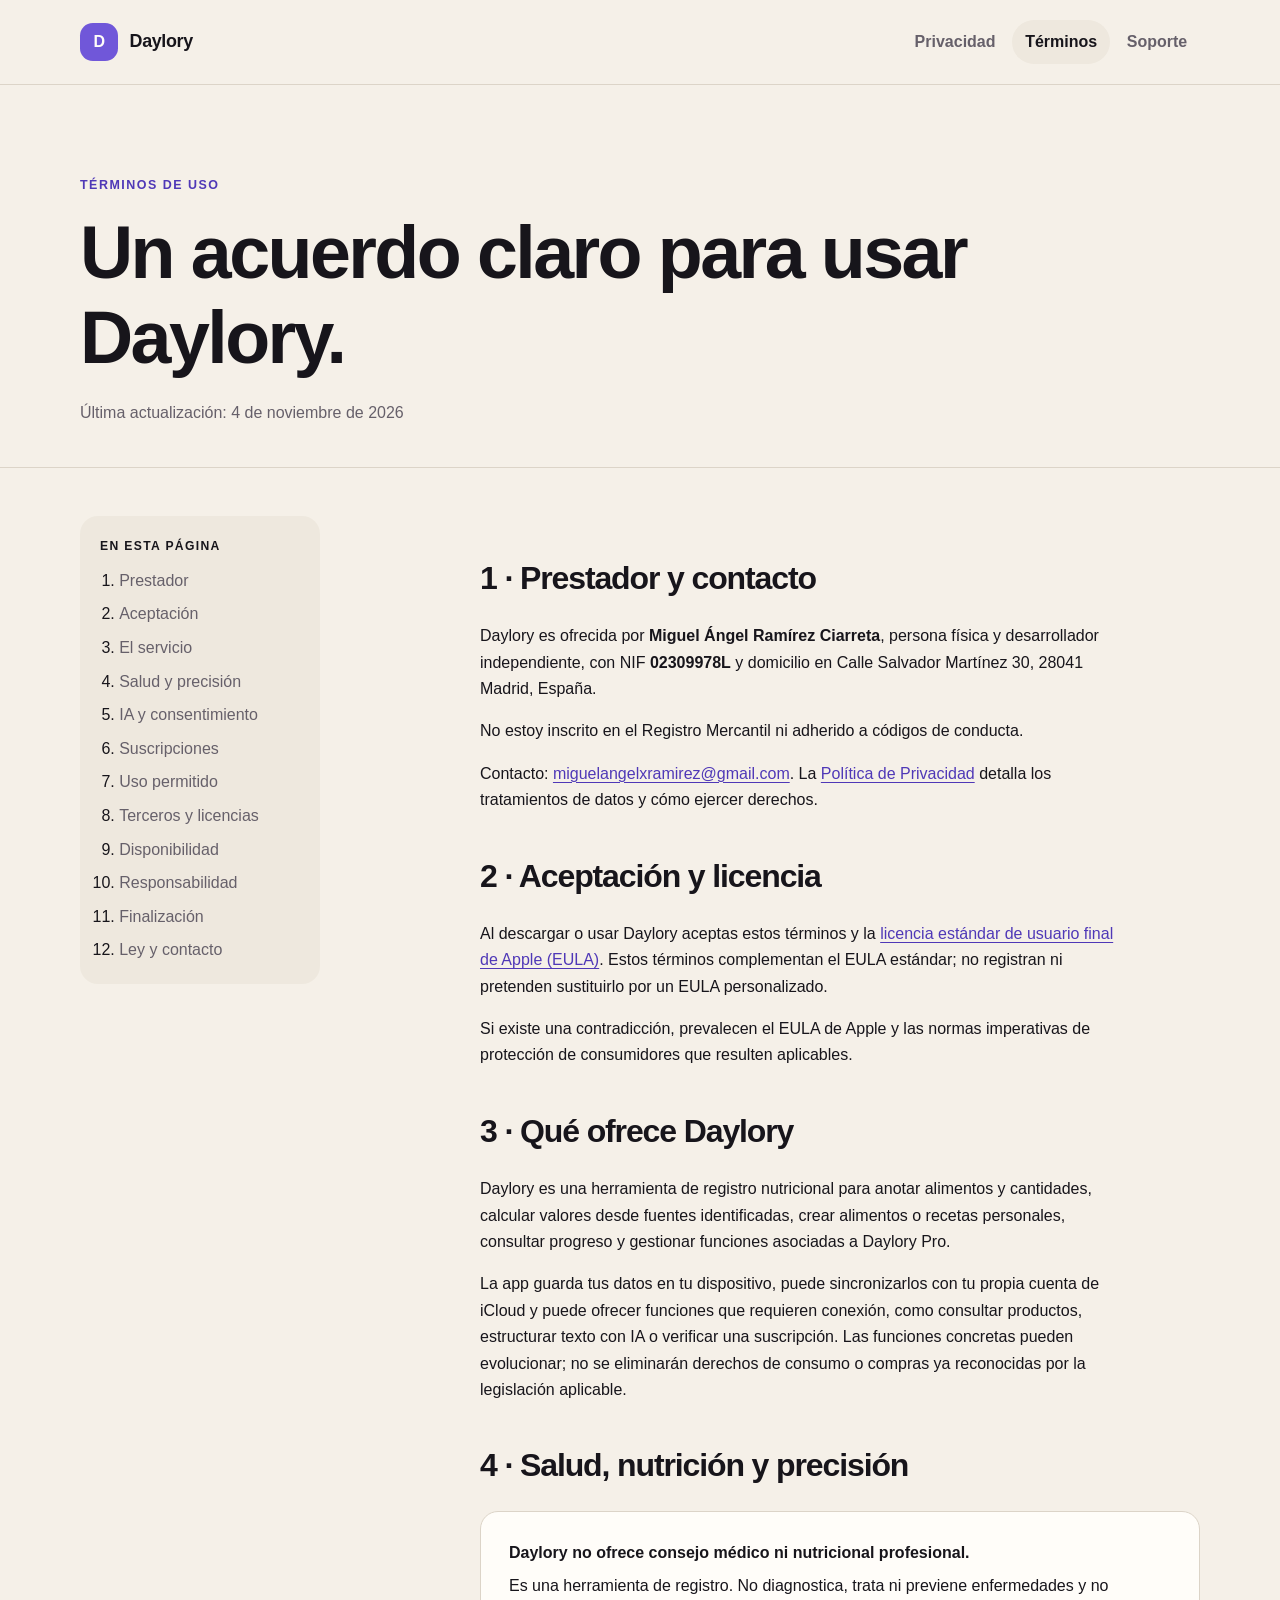
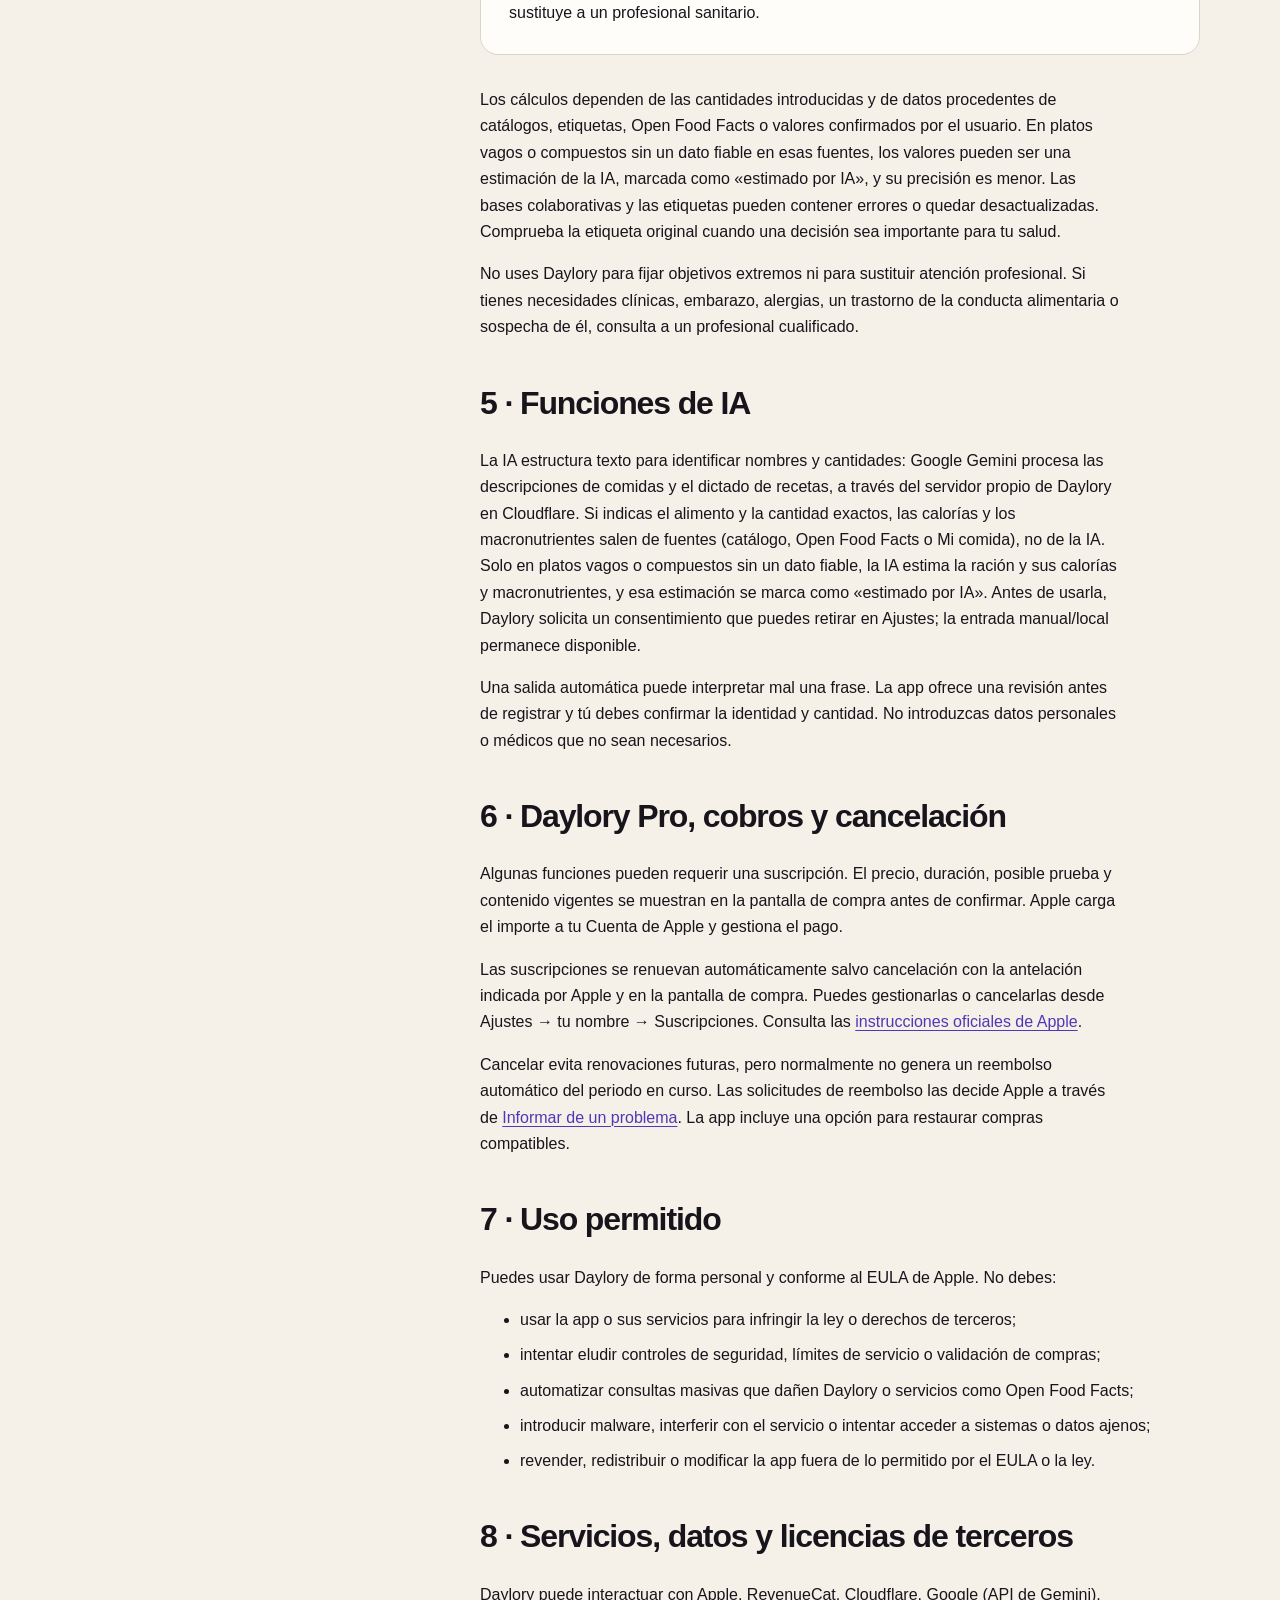
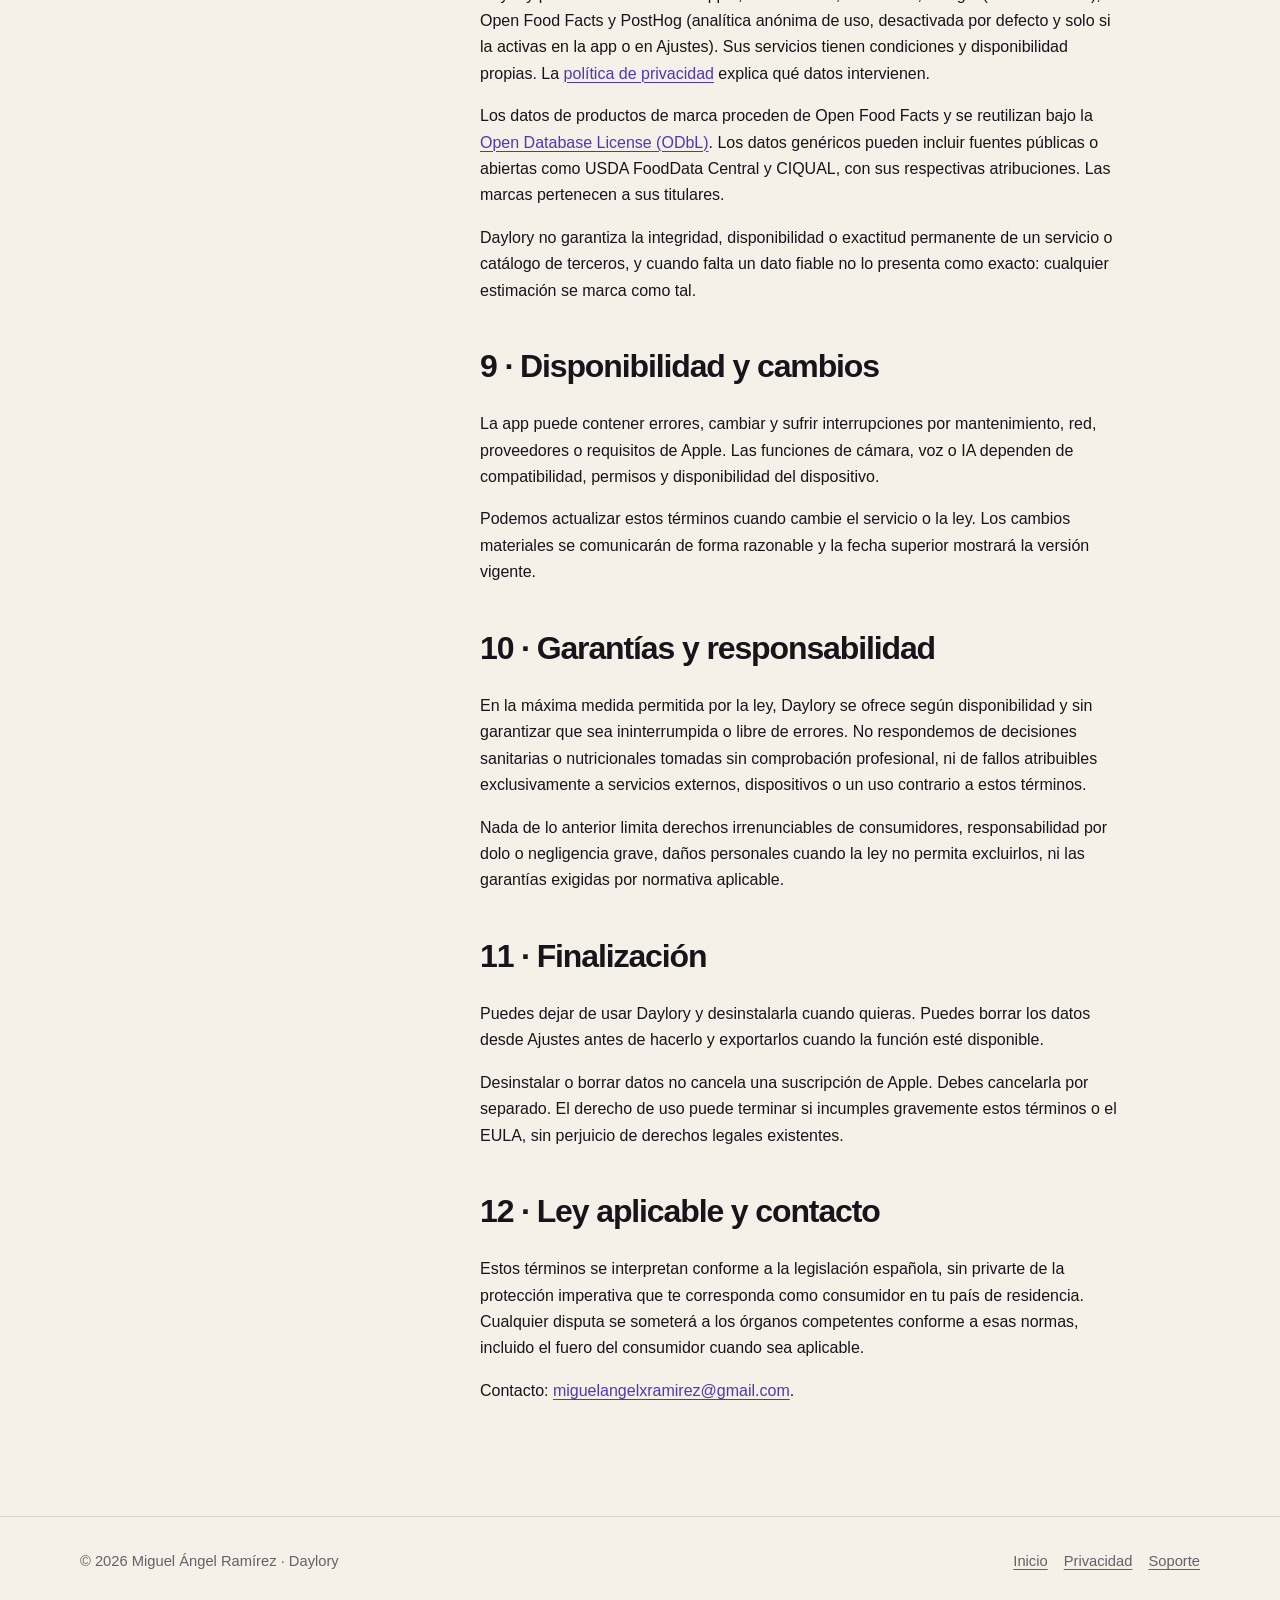
<file: terminos/index.html>
<!doctype html>
<html lang="es">
<head>
  <meta charset="utf-8">
  <meta name="viewport" content="width=device-width, initial-scale=1">
  <meta name="description" content="Términos de uso de Daylory, suscripciones, datos nutricionales y EULA de Apple.">
  <meta name="theme-color" content="#f5f0e8">
  <meta name="robots" content="index, follow">
  <link rel="canonical" href="https://miguelangelxramirez.github.io/daylory-legal/terminos/">
  <link rel="icon" href="../assets/favicon.svg" type="image/svg+xml">
  <link rel="stylesheet" href="../assets/styles.css">
  <title>Términos de uso · Daylory</title>
</head>
<body>
  <a class="skip-link" href="#contenido">Saltar al contenido</a>
  <header class="site-header">
    <div class="shell header-inner">
      <a class="brand" href="../" aria-label="Daylory, inicio">
        <span class="brand-mark" aria-hidden="true">D</span>
        <span>Daylory</span>
      </a>
      <nav class="site-nav" aria-label="Navegación principal">
        <ul>
          <li><a href="../privacidad/">Privacidad</a></li>
          <li><a href="./" aria-current="page">Términos</a></li>
          <li><a href="../soporte/">Soporte</a></li>
        </ul>
      </nav>
    </div>
  </header>

  <main id="contenido">
    <header class="document-hero">
      <div class="shell">
        <p class="eyebrow">Términos de uso</p>
        <h1>Un acuerdo claro para usar Daylory.</h1>
        <p class="updated">Última actualización: 4 de noviembre de 2026</p>
      </div>
    </header>

    <div class="shell document-layout">
      <nav class="toc" aria-label="Índice de los términos">
        <p class="toc-title">En esta página</p>
        <ol>
          <li><a href="#prestador">Prestador</a></li>
          <li><a href="#aceptacion">Aceptación</a></li>
          <li><a href="#servicio">El servicio</a></li>
          <li><a href="#salud">Salud y precisión</a></li>
          <li><a href="#ia">IA y consentimiento</a></li>
          <li><a href="#suscripciones">Suscripciones</a></li>
          <li><a href="#uso">Uso permitido</a></li>
          <li><a href="#terceros">Terceros y licencias</a></li>
          <li><a href="#disponibilidad">Disponibilidad</a></li>
          <li><a href="#responsabilidad">Responsabilidad</a></li>
          <li><a href="#finalizacion">Finalización</a></li>
          <li><a href="#ley">Ley y contacto</a></li>
        </ol>
      </nav>

      <article class="legal-copy">
        <section id="prestador">
          <h2>1 · Prestador y contacto</h2>
          <p>Daylory es ofrecida por <strong>Miguel Ángel Ramírez Ciarreta</strong>, persona física y desarrollador independiente, con NIF <strong>02309978L</strong> y domicilio en Calle Salvador Martínez 30, 28041 Madrid, España.</p>
          <p>No estoy inscrito en el Registro Mercantil ni adherido a códigos de conducta.</p>
          <p>Contacto: <a href="mailto:miguelangelxramirez@gmail.com">miguelangelxramirez@gmail.com</a>. La <a href="../privacidad/">Política de Privacidad</a> detalla los tratamientos de datos y cómo ejercer derechos.</p>
        </section>

        <section id="aceptacion">
          <h2>2 · Aceptación y licencia</h2>
          <p>Al descargar o usar Daylory aceptas estos términos y la <a href="https://www.apple.com/legal/internet-services/itunes/dev/stdeula/" rel="noreferrer">licencia estándar de usuario final de Apple (EULA)</a>. Estos términos complementan el EULA estándar; no registran ni pretenden sustituirlo por un EULA personalizado.</p>
          <p>Si existe una contradicción, prevalecen el EULA de Apple y las normas imperativas de protección de consumidores que resulten aplicables.</p>
        </section>

        <section id="servicio">
          <h2>3 · Qué ofrece Daylory</h2>
          <p>Daylory es una herramienta de registro nutricional para anotar alimentos y cantidades, calcular valores desde fuentes identificadas, crear alimentos o recetas personales, consultar progreso y gestionar funciones asociadas a Daylory Pro.</p>
          <p>La app guarda tus datos en tu dispositivo, puede sincronizarlos con tu propia cuenta de iCloud y puede ofrecer funciones que requieren conexión, como consultar productos, estructurar texto con IA o verificar una suscripción. Las funciones concretas pueden evolucionar; no se eliminarán derechos de consumo o compras ya reconocidas por la legislación aplicable.</p>
        </section>

        <section id="salud">
          <h2>4 · Salud, nutrición y precisión</h2>
          <div class="notice">
            <strong>Daylory no ofrece consejo médico ni nutricional profesional.</strong>
            Es una herramienta de registro. No diagnostica, trata ni previene enfermedades y no sustituye a un profesional sanitario.
          </div>
          <p>Los cálculos dependen de las cantidades introducidas y de datos procedentes de catálogos, etiquetas, Open Food Facts o valores confirmados por el usuario. En platos vagos o compuestos sin un dato fiable en esas fuentes, los valores pueden ser una estimación de la IA, marcada como «estimado por IA», y su precisión es menor. Las bases colaborativas y las etiquetas pueden contener errores o quedar desactualizadas. Comprueba la etiqueta original cuando una decisión sea importante para tu salud.</p>
          <p>No uses Daylory para fijar objetivos extremos ni para sustituir atención profesional. Si tienes necesidades clínicas, embarazo, alergias, un trastorno de la conducta alimentaria o sospecha de él, consulta a un profesional cualificado.</p>
        </section>

        <section id="ia">
          <h2>5 · Funciones de IA</h2>
          <p>La IA estructura texto para identificar nombres y cantidades: Google Gemini procesa las descripciones de comidas y el dictado de recetas, a través del servidor propio de Daylory en Cloudflare. Si indicas el alimento y la cantidad exactos, las calorías y los macronutrientes salen de fuentes (catálogo, Open Food Facts o Mi comida), no de la IA. Solo en platos vagos o compuestos sin un dato fiable, la IA estima la ración y sus calorías y macronutrientes, y esa estimación se marca como «estimado por IA». Antes de usarla, Daylory solicita un consentimiento que puedes retirar en Ajustes; la entrada manual/local permanece disponible.</p>
          <p>Una salida automática puede interpretar mal una frase. La app ofrece una revisión antes de registrar y tú debes confirmar la identidad y cantidad. No introduzcas datos personales o médicos que no sean necesarios.</p>
        </section>

        <section id="suscripciones">
          <h2>6 · Daylory Pro, cobros y cancelación</h2>
          <p>Algunas funciones pueden requerir una suscripción. El precio, duración, posible prueba y contenido vigentes se muestran en la pantalla de compra antes de confirmar. Apple carga el importe a tu Cuenta de Apple y gestiona el pago.</p>
          <p>Las suscripciones se renuevan automáticamente salvo cancelación con la antelación indicada por Apple y en la pantalla de compra. Puedes gestionarlas o cancelarlas desde Ajustes → tu nombre → Suscripciones. Consulta las <a href="https://support.apple.com/es-es/118428" rel="noreferrer">instrucciones oficiales de Apple</a>.</p>
          <p>Cancelar evita renovaciones futuras, pero normalmente no genera un reembolso automático del periodo en curso. Las solicitudes de reembolso las decide Apple a través de <a href="https://reportaproblem.apple.com/" rel="noreferrer">Informar de un problema</a>. La app incluye una opción para restaurar compras compatibles.</p>
        </section>

        <section id="uso">
          <h2>7 · Uso permitido</h2>
          <p>Puedes usar Daylory de forma personal y conforme al EULA de Apple. No debes:</p>
          <ul>
            <li>usar la app o sus servicios para infringir la ley o derechos de terceros;</li>
            <li>intentar eludir controles de seguridad, límites de servicio o validación de compras;</li>
            <li>automatizar consultas masivas que dañen Daylory o servicios como Open Food Facts;</li>
            <li>introducir malware, interferir con el servicio o intentar acceder a sistemas o datos ajenos;</li>
            <li>revender, redistribuir o modificar la app fuera de lo permitido por el EULA o la ley.</li>
          </ul>
        </section>

        <section id="terceros">
          <h2>8 · Servicios, datos y licencias de terceros</h2>
          <p>Daylory puede interactuar con Apple, RevenueCat, Cloudflare, Google (API de Gemini), Open Food Facts y PostHog (analítica anónima de uso, desactivada por defecto y solo si la activas en la app o en Ajustes). Sus servicios tienen condiciones y disponibilidad propias. La <a href="../privacidad/">política de privacidad</a> explica qué datos intervienen.</p>
          <p>Los datos de productos de marca proceden de Open Food Facts y se reutilizan bajo la <a href="https://opendatacommons.org/licenses/odbl/1-0/" rel="noreferrer">Open Database License (ODbL)</a>. Los datos genéricos pueden incluir fuentes públicas o abiertas como USDA FoodData Central y CIQUAL, con sus respectivas atribuciones. Las marcas pertenecen a sus titulares.</p>
          <p>Daylory no garantiza la integridad, disponibilidad o exactitud permanente de un servicio o catálogo de terceros, y cuando falta un dato fiable no lo presenta como exacto: cualquier estimación se marca como tal.</p>
        </section>

        <section id="disponibilidad">
          <h2>9 · Disponibilidad y cambios</h2>
          <p>La app puede contener errores, cambiar y sufrir interrupciones por mantenimiento, red, proveedores o requisitos de Apple. Las funciones de cámara, voz o IA dependen de compatibilidad, permisos y disponibilidad del dispositivo.</p>
          <p>Podemos actualizar estos términos cuando cambie el servicio o la ley. Los cambios materiales se comunicarán de forma razonable y la fecha superior mostrará la versión vigente.</p>
        </section>

        <section id="responsabilidad">
          <h2>10 · Garantías y responsabilidad</h2>
          <p>En la máxima medida permitida por la ley, Daylory se ofrece según disponibilidad y sin garantizar que sea ininterrumpida o libre de errores. No respondemos de decisiones sanitarias o nutricionales tomadas sin comprobación profesional, ni de fallos atribuibles exclusivamente a servicios externos, dispositivos o un uso contrario a estos términos.</p>
          <p>Nada de lo anterior limita derechos irrenunciables de consumidores, responsabilidad por dolo o negligencia grave, daños personales cuando la ley no permita excluirlos, ni las garantías exigidas por normativa aplicable.</p>
        </section>

        <section id="finalizacion">
          <h2>11 · Finalización</h2>
          <p>Puedes dejar de usar Daylory y desinstalarla cuando quieras. Puedes borrar los datos desde Ajustes antes de hacerlo y exportarlos cuando la función esté disponible.</p>
          <p>Desinstalar o borrar datos no cancela una suscripción de Apple. Debes cancelarla por separado. El derecho de uso puede terminar si incumples gravemente estos términos o el EULA, sin perjuicio de derechos legales existentes.</p>
        </section>

        <section id="ley">
          <h2>12 · Ley aplicable y contacto</h2>
          <p>Estos términos se interpretan conforme a la legislación española, sin privarte de la protección imperativa que te corresponda como consumidor en tu país de residencia. Cualquier disputa se someterá a los órganos competentes conforme a esas normas, incluido el fuero del consumidor cuando sea aplicable.</p>
          <p>Contacto: <a href="mailto:miguelangelxramirez@gmail.com">miguelangelxramirez@gmail.com</a>.</p>
        </section>
      </article>
    </div>
  </main>

  <footer class="site-footer">
    <div class="shell site-footer-inner">
      <span>© 2026 Miguel Ángel Ramírez · Daylory</span>
      <div class="footer-links">
        <a href="../">Inicio</a>
        <a href="../privacidad/">Privacidad</a>
        <a href="../soporte/">Soporte</a>
      </div>
    </div>
  </footer>
</body>
</html>
</file>
<file: assets/styles.css>
:root {
  color-scheme: light;
  --canvas: #f5f0e8;
  --surface: #fffdf9;
  --surface-muted: #eee8de;
  --ink: #17151b;
  --muted: #66606a;
  --accent: #7057d9;
  --accent-strong: #4f38b7;
  --border: #dcd4c8;
  --shadow: 0 20px 60px rgba(39, 31, 26, 0.08);
  --radius-lg: 28px;
  --radius-md: 18px;
  --content: 70rem;
  --reading: 45rem;
  font-family: -apple-system, BlinkMacSystemFont, "Segoe UI", sans-serif;
  font-synthesis: none;
}

* {
  box-sizing: border-box;
}

html {
  scroll-behavior: smooth;
  background: var(--canvas);
}

body {
  margin: 0;
  color: var(--ink);
  background: var(--canvas);
  font-size: 1rem;
  line-height: 1.65;
  text-rendering: optimizeLegibility;
}

a {
  color: var(--accent-strong);
  text-decoration-thickness: 0.09em;
  text-underline-offset: 0.18em;
}

a:hover {
  color: var(--accent);
}

a:focus-visible,
button:focus-visible {
  outline: 3px solid var(--accent);
  outline-offset: 4px;
  border-radius: 6px;
}

.skip-link {
  position: fixed;
  z-index: 10;
  top: 0.75rem;
  left: 0.75rem;
  padding: 0.75rem 1rem;
  color: var(--surface);
  background: var(--ink);
  border-radius: 999px;
  transform: translateY(-180%);
}

.skip-link:focus {
  transform: translateY(0);
}

.shell {
  width: min(calc(100% - 2rem), var(--content));
  margin-inline: auto;
}

.site-header {
  padding-block: 1.25rem;
  border-bottom: 1px solid var(--border);
}

.header-inner,
.site-footer-inner {
  display: flex;
  align-items: center;
  justify-content: space-between;
  gap: 1.5rem;
}

.brand {
  display: inline-flex;
  min-height: 44px;
  align-items: center;
  gap: 0.7rem;
  color: var(--ink);
  font-size: 1.12rem;
  font-weight: 760;
  text-decoration: none;
  letter-spacing: -0.02em;
}

.brand-mark {
  display: grid;
  width: 2.4rem;
  height: 2.4rem;
  place-items: center;
  color: var(--surface);
  background: var(--accent);
  border-radius: 0.8rem;
  font-size: 1rem;
  font-weight: 800;
}

.site-nav ul {
  display: flex;
  flex-wrap: wrap;
  gap: 0.25rem;
  margin: 0;
  padding: 0;
  list-style: none;
}

.site-nav a {
  display: inline-flex;
  min-height: 44px;
  align-items: center;
  padding: 0.55rem 0.8rem;
  color: var(--muted);
  border-radius: 999px;
  font-weight: 650;
  text-decoration: none;
}

.site-nav a:hover,
.site-nav a[aria-current="page"] {
  color: var(--ink);
  background: var(--surface-muted);
}

main {
  min-height: 65vh;
}

.hero {
  padding-block: clamp(4rem, 9vw, 7.5rem) clamp(3.5rem, 7vw, 6rem);
}

.eyebrow {
  margin: 0 0 1rem;
  color: var(--accent-strong);
  font-size: 0.78rem;
  font-weight: 800;
  letter-spacing: 0.12em;
  text-transform: uppercase;
}

h1,
h2,
h3 {
  line-height: 1.15;
  letter-spacing: -0.035em;
}

h1 {
  max-width: 18ch;
  margin: 0;
  font-size: clamp(2.6rem, 7vw, 5.6rem);
}

h2 {
  margin-top: 2.75rem;
  font-size: clamp(1.55rem, 3vw, 2rem);
}

h3 {
  margin-top: 2rem;
  font-size: 1.2rem;
}

.hero-copy {
  max-width: 42rem;
  margin: 1.6rem 0 0;
  color: var(--muted);
  font-size: clamp(1.08rem, 2vw, 1.3rem);
}

.principle {
  display: inline-flex;
  margin-top: 2rem;
  padding: 0.7rem 1rem;
  color: var(--ink);
  background: var(--surface-muted);
  border-radius: 999px;
  font-weight: 680;
}

.card-grid {
  display: grid;
  grid-template-columns: repeat(3, minmax(0, 1fr));
  gap: 1rem;
  padding-bottom: clamp(4rem, 8vw, 7rem);
}

.portal-card {
  display: flex;
  min-height: 17rem;
  flex-direction: column;
  padding: clamp(1.4rem, 3vw, 2rem);
  color: var(--ink);
  background: var(--surface);
  border: 1px solid var(--border);
  border-radius: var(--radius-lg);
  box-shadow: var(--shadow);
  text-decoration: none;
}

.portal-card:hover {
  color: var(--ink);
  border-color: var(--accent);
}

.card-number {
  color: var(--accent-strong);
  font-size: 0.78rem;
  font-weight: 800;
  letter-spacing: 0.12em;
}

.portal-card h2 {
  margin: auto 0 0.7rem;
}

.portal-card p {
  margin: 0;
  color: var(--muted);
}

.card-action {
  margin-top: 1.25rem;
  color: var(--accent-strong);
  font-weight: 750;
}

.document-hero {
  padding-block: clamp(3.5rem, 7vw, 6rem) 2.5rem;
  border-bottom: 1px solid var(--border);
}

.document-hero h1 {
  max-width: 22ch;
  font-size: clamp(2.45rem, 6vw, 4.6rem);
}

.updated {
  margin: 1.25rem 0 0;
  color: var(--muted);
}

.document-layout {
  display: grid;
  grid-template-columns: minmax(12rem, 15rem) minmax(0, var(--reading));
  justify-content: space-between;
  gap: clamp(2rem, 7vw, 6rem);
  padding-block: 3rem 6rem;
}

.toc {
  align-self: start;
  position: sticky;
  top: 1.5rem;
  padding: 1.25rem;
  background: var(--surface-muted);
  border-radius: var(--radius-md);
}

.toc-title {
  margin: 0 0 0.75rem;
  font-size: 0.76rem;
  font-weight: 800;
  letter-spacing: 0.11em;
  text-transform: uppercase;
}

.toc ol {
  display: grid;
  gap: 0.45rem;
  margin: 0;
  padding-left: 1.2rem;
}

.toc a {
  color: var(--muted);
  text-decoration: none;
}

.toc a:hover {
  color: var(--accent-strong);
  text-decoration: underline;
}

.legal-copy > :first-child {
  margin-top: 0;
}

.legal-copy p,
.legal-copy li {
  max-width: 72ch;
}

.legal-copy section {
  scroll-margin-top: 1.5rem;
}

.legal-copy li + li {
  margin-top: 0.55rem;
}

.summary-box,
.notice,
.contact-card {
  margin: 1.5rem 0 2rem;
  padding: clamp(1.25rem, 3vw, 1.75rem);
  background: var(--surface);
  border: 1px solid var(--border);
  border-radius: var(--radius-md);
}

.summary-box strong,
.notice strong {
  display: block;
  margin-bottom: 0.45rem;
}

.data-list {
  display: grid;
  gap: 1rem;
  margin: 1.5rem 0;
}

.data-item {
  padding: 1.2rem;
  background: var(--surface);
  border: 1px solid var(--border);
  border-radius: var(--radius-md);
}

.data-item h3 {
  margin: 0 0 0.45rem;
}

.data-item p:last-child {
  margin-bottom: 0;
}

.support-grid {
  display: grid;
  grid-template-columns: repeat(2, minmax(0, 1fr));
  gap: 1rem;
  margin-block: 1.5rem 2.5rem;
}

.support-card {
  padding: 1.4rem;
  background: var(--surface);
  border: 1px solid var(--border);
  border-radius: var(--radius-md);
}

.support-card h2,
.support-card h3 {
  margin-top: 0;
}

.button-link {
  display: inline-flex;
  min-height: 44px;
  align-items: center;
  justify-content: center;
  padding: 0.7rem 1rem;
  color: var(--surface);
  background: var(--ink);
  border-radius: 999px;
  font-weight: 750;
  text-decoration: none;
}

.button-link:hover {
  color: var(--surface);
  background: var(--accent-strong);
}

.site-footer {
  padding-block: 2rem;
  border-top: 1px solid var(--border);
  color: var(--muted);
  font-size: 0.92rem;
}

.footer-links {
  display: flex;
  flex-wrap: wrap;
  gap: 1rem;
}

.footer-links a {
  color: var(--muted);
}

.error-page {
  display: grid;
  min-height: 68vh;
  place-items: center;
  padding-block: 4rem;
  text-align: center;
}

.error-page h1 {
  max-width: none;
}

@media (max-width: 780px) {
  .header-inner,
  .site-footer-inner {
    align-items: flex-start;
    flex-direction: column;
  }

  .card-grid,
  .support-grid {
    grid-template-columns: 1fr;
  }

  .portal-card {
    min-height: 14rem;
  }

  .document-layout {
    grid-template-columns: 1fr;
    gap: 2rem;
  }

  .toc {
    position: static;
  }
}

@media (max-width: 430px) {
  .shell {
    width: min(calc(100% - 1.25rem), var(--content));
  }

  .site-header {
    padding-block: 0.9rem;
  }

  .site-nav a {
    padding-inline: 0.55rem;
    font-size: 0.92rem;
  }

  .principle {
    align-items: flex-start;
    border-radius: 1rem;
  }
}

@media (prefers-reduced-motion: reduce) {
  html {
    scroll-behavior: auto;
  }

  *,
  *::before,
  *::after {
    animation-duration: 0.01ms !important;
    animation-iteration-count: 1 !important;
    transition-duration: 0.01ms !important;
  }
}

@media print {
  .site-header,
  .site-footer,
  .toc,
  .skip-link {
    display: none;
  }

  body {
    background: white;
    color: black;
    font-size: 11pt;
  }

  .document-layout {
    display: block;
    padding: 0;
  }

  a {
    color: black;
  }
}
</file>
